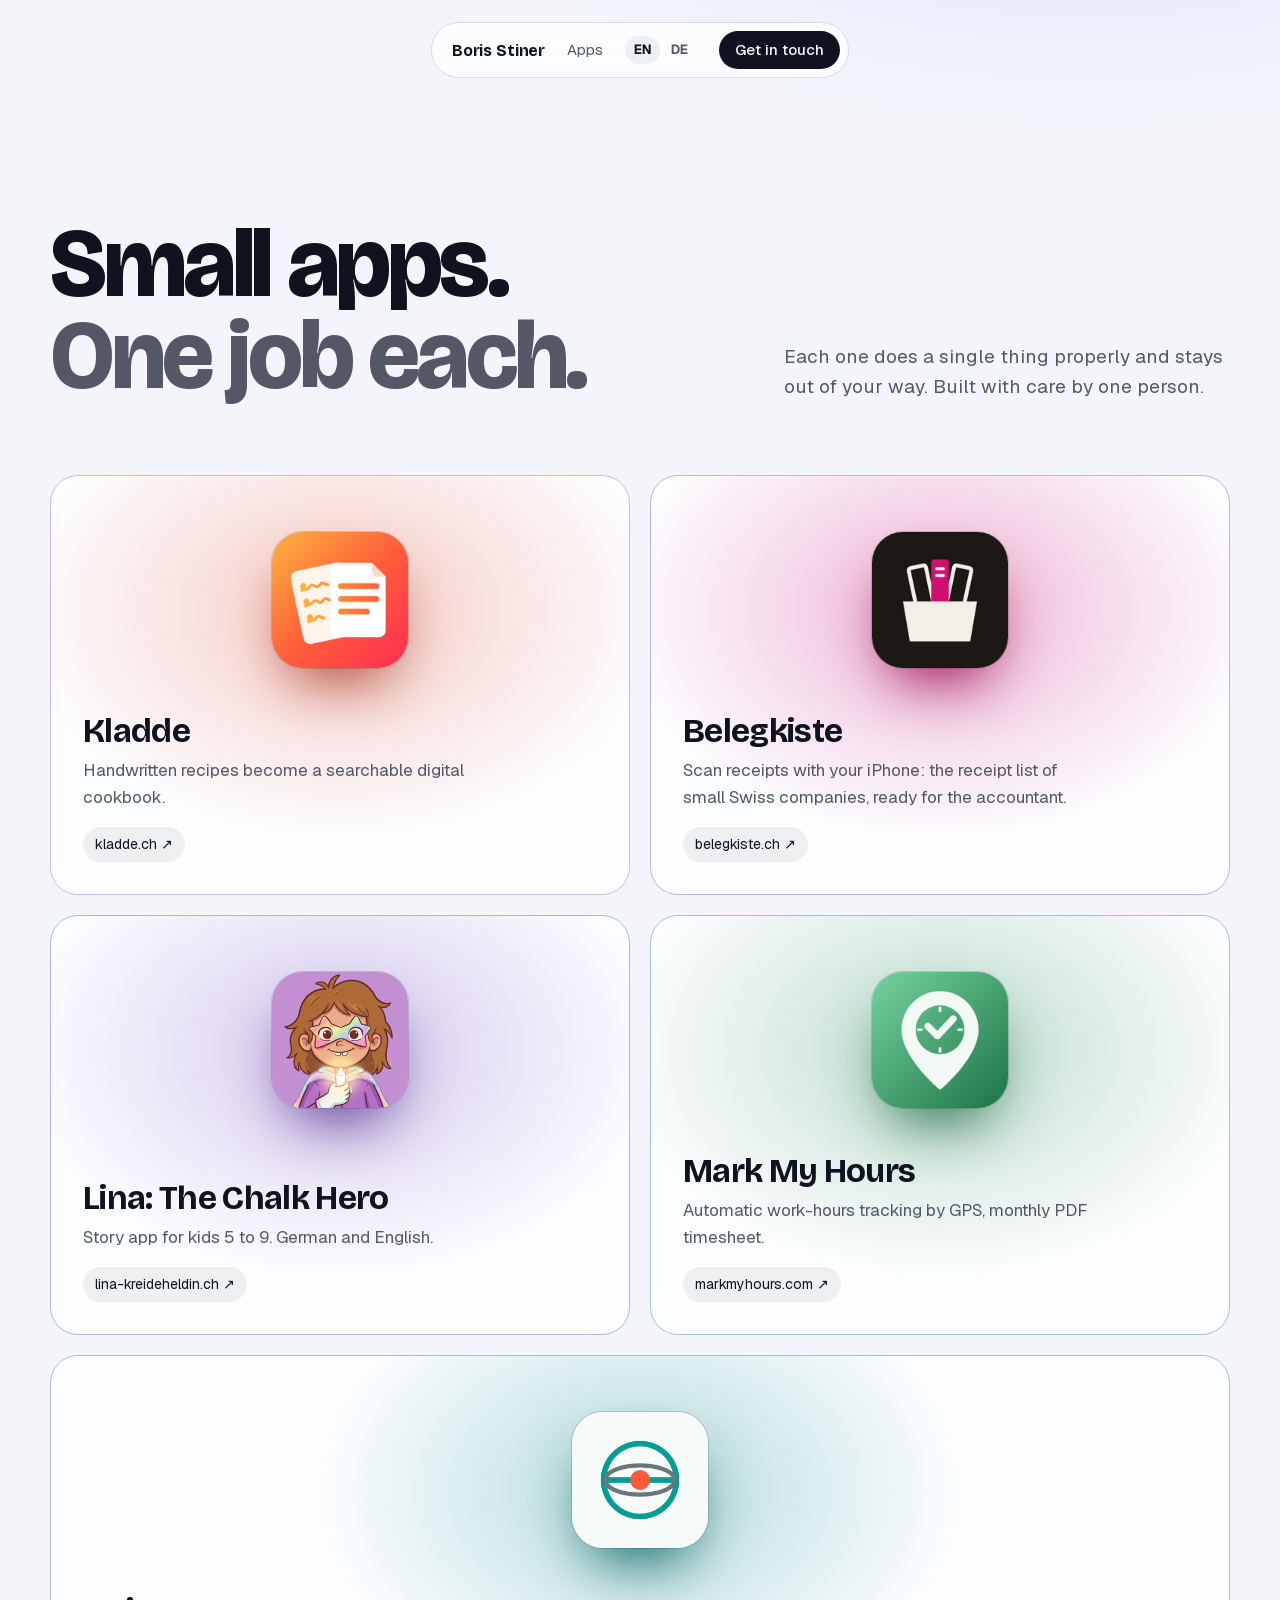
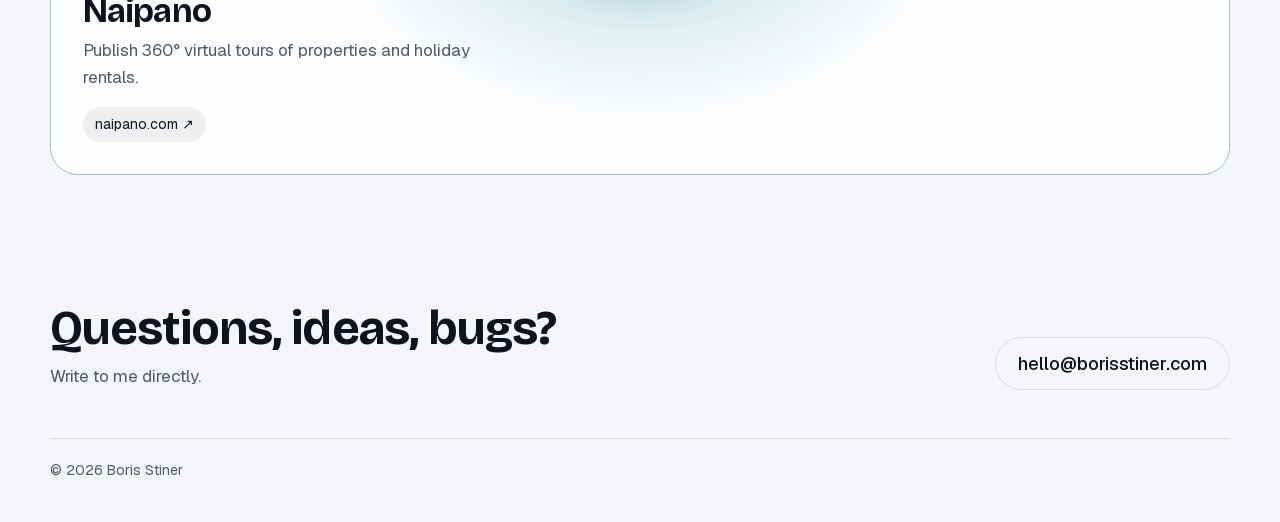
<file: index.html>
<!doctype html><html lang="en" data-lang="en"><head><meta charset="utf-8">
<meta name="viewport" content="width=device-width, initial-scale=1, viewport-fit=cover">
<title lang="en">Boris Stiner Apps</title>
<meta lang="en" name="description" content="Small apps by Boris Stiner. Each one does a single thing properly.">
<link rel="canonical" href="https://apps.borisstiner.com/">
<link rel="alternate" hreflang="de" href="https://apps.borisstiner.com/de/">
<link rel="alternate" hreflang="en" href="https://apps.borisstiner.com/">
<link rel="alternate" hreflang="x-default" href="https://apps.borisstiner.com/">
<meta property="og:url" content="https://apps.borisstiner.com/">
<meta property="og:locale" content="en_GB">
<meta property="og:locale:alternate" content="de_CH">
<meta name="theme-color" content="#f3f4fa" media="(prefers-color-scheme: light)">
<meta name="theme-color" content="#0d1020" media="(prefers-color-scheme: dark)">
<link rel="icon" href="app-icons/hitori.png">
<link rel="stylesheet" href="/fonts/21504bb7bd.css">
<style>
/* Gallery: each app on a stage lit in its own colour (--c on the tile). Light and dark follow the system. */
:root {
  --bg: oklch(97% 0.008 268); --surface: oklch(99.5% 0.003 268); --fg: oklch(19% 0.025 268);
  --mute: oklch(46% 0.025 268); --line: oklch(89% 0.012 268); --glass: oklch(100% 0 0 / .72); --halo: oklch(86% 0.07 285 / .55);
  --glow: 30%; --chip: oklch(19% 0.025 268 / .06); --shadow: oklch(19% 0.025 268 / .16);
  --display: "Bricolage Grotesque", "Avenir Next", system-ui, sans-serif;
  --body: "Geist", "Helvetica Neue", system-ui, sans-serif;
  --ease-out: cubic-bezier(.2,.7,.2,1);
  color-scheme: light;
}
@media (prefers-color-scheme: dark) { :root {
  --bg: oklch(15% 0.025 268); --surface: oklch(20% 0.03 268); --fg: oklch(95% 0.01 268);
  --mute: oklch(74% 0.025 268); --line: oklch(30% 0.03 268); --glass: oklch(24% 0.03 268 / .72); --halo: oklch(32% 0.09 285 / .55);
  --glow: 46%; --chip: oklch(100% 0 0 / .08); --shadow: oklch(100% 0 0 / .08);
  color-scheme: dark } }
html, body { overflow-x: clip }
body { margin: 0; background: var(--bg); color: var(--fg); font: 400 17px/1.6 var(--body);
  background-image: radial-gradient(60rem 30rem at 85% -10%, var(--halo), transparent 70%); background-repeat: no-repeat }
a:focus-visible { outline: 2px solid var(--fg); outline-offset: 3px }
.wrap { max-width: 1180px; margin: 0 auto; padding-left: max(20px, env(safe-area-inset-left)); padding-right: max(20px, env(safe-area-inset-right)) }

.nav { display: flex; justify-content: center; padding-top: max(22px, env(safe-area-inset-top)) }
.pill { display: flex; gap: 6px 22px; align-items: center; padding: 8px 8px 8px 20px; border-radius: 999px; background: var(--glass);
  border: 1px solid var(--line); backdrop-filter: blur(14px); -webkit-backdrop-filter: blur(14px); font-size: 15px }
.pill b { font: 700 16px var(--display); letter-spacing: -0.01em; white-space: nowrap }
.pill a { color: var(--mute); text-decoration: none; white-space: nowrap }
.pill a:hover { color: var(--fg) }
.pill .cta { color: var(--bg); background: var(--fg); padding: 7px 16px; border-radius: 999px; font-weight: 500 }
.pill .langs { display: flex; gap: 2px }
.pill .langs a { padding: 4px 9px; border-radius: 999px; font-size: 13px; font-weight: 600 }
.pill .langs a[aria-current] { color: var(--fg); background: var(--chip) }
.pill .cta:hover { color: var(--bg); background: var(--mute) }

.hero { display: grid; grid-template-columns: minmax(0, 1.5fr) minmax(0, 1fr); gap: 24px 64px; align-items: end; padding-block: clamp(64px, 11vw, 140px) clamp(40px, 6vw, 72px) }
.hero h1 { font: 800 clamp(3rem, 7.6vw, 6.4rem)/0.95 var(--display); letter-spacing: -0.035em; margin: 0; overflow-wrap: anywhere; min-width: 0 }
.hero h1 span { color: var(--mute); display: block }
.hero p { color: var(--mute); font-size: 19px; max-width: 40ch; margin: 0 }

.grid { display: grid; grid-template-columns: repeat(2, minmax(0, 1fr)); gap: 20px }
.tile { display: grid; grid-template-rows: 1fr auto; min-height: 420px; padding: 32px; border-radius: 28px; box-sizing: border-box;
  text-decoration: none; color: var(--fg); border: 1px solid color-mix(in oklch, var(--c) 30%, var(--line));
  background: radial-gradient(28rem 20rem at 50% 32%, color-mix(in oklch, var(--c) var(--glow), transparent), transparent 72%), var(--surface);
  transition: transform .4s var(--ease-out), border-color .3s var(--ease-out) }
.tile:last-child:nth-child(odd) { grid-column: 1 / -1 } /* an odd app count never leaves a lone half tile */
.tile:hover { transform: translateY(-4px); border-color: color-mix(in oklch, var(--c) 60%, var(--line)) }
.stage { display: grid; justify-items: center; align-items: start; padding-block: 24px 40px }
.tile img { width: 136px; height: 136px; border-radius: 31px; transition: transform .5s var(--ease-out);
  box-shadow: 0 30px 60px -20px color-mix(in oklch, var(--c) 80%, black), 0 0 0 1px var(--shadow) }
.tile:hover img { transform: scale(1.05) translateY(-4px) }
.meta { display: grid; justify-items: start; gap: 16px }
.meta div { min-width: 0 }
.tile h2 { font: 700 clamp(1.6rem, 2.6vw, 2.1rem)/1.05 var(--display); letter-spacing: -0.02em; margin: 0 }
.tile p { color: var(--mute); margin: 8px 0 0; max-width: 38ch }
.url { font-size: 14px; padding: 6px 12px; border-radius: 999px; background: var(--chip); white-space: nowrap }

.contact { padding-block: clamp(80px, 10vw, 128px) 48px; display: grid; grid-template-columns: minmax(0, 1fr) auto; gap: 24px; align-items: end }
.contact h2 { font: 700 clamp(1.8rem, 4vw, 3rem)/1.05 var(--display); letter-spacing: -0.02em; margin: 0 }
.contact p { color: var(--mute); margin: 10px 0 0 }
.mail { font: 500 18px var(--body); color: var(--fg); text-decoration: none; padding: 14px 22px; border: 1px solid var(--line); border-radius: 999px; white-space: nowrap; width: fit-content }
.mail:hover { border-color: var(--mute) }
footer { color: var(--mute); font-size: 14px; border-top: 1px solid var(--line); padding-block: 20px max(40px, env(safe-area-inset-bottom)) }

@media (max-width: 760px) {
  .hero, .grid, .contact { grid-template-columns: minmax(0, 1fr) }
  .tile { min-height: 360px; padding: 24px }
  .pill > a:not(.cta) { display: none }
}
@media (prefers-reduced-motion: reduce) { * { transition: none !important; transform: none !important } }
</style></head><body>
<div class="wrap">
  <nav class="nav" aria-label="Site"><div class="pill"><b>Boris Stiner</b><a href="#apps">Apps</a><span class="langs" role="group" aria-label="Language"><a href="https://apps.borisstiner.com/" aria-current="page" hreflang="en">EN</a><a href="https://apps.borisstiner.com/de/" hreflang="de">DE</a></span><a class="cta" href="#contact"><span lang="en">Get in touch</span></a></div></nav>
  <header class="hero">
    <h1 lang="en">Small apps. <span>One job each.</span></h1>
    <p lang="en">Each one does a single thing properly and stays out of your way. Built with care by one person.</p>
  </header>
  <main class="grid" id="apps" aria-label="Apps">
    <a class="tile" href="https://kladde.ch" style="--c: #E8553A"><div class="stage"><img src="app-icons/kladde.png" alt="" width="136" height="136"></div>
      <div class="meta"><div><h2>Kladde</h2><p><span lang="en">Handwritten recipes become a searchable digital cookbook.</span></p></div><span class="url">kladde.ch ↗</span></div></a>
    <a class="tile" href="https://belegkiste.ch/" style="--c: #d0106f"><div class="stage"><img src="app-icons/belegkiste.png" alt="" width="136" height="136"></div>
      <div class="meta"><div><h2>Belegkiste</h2><p><span lang="en">Scan receipts with your iPhone: the receipt list of small Swiss companies, ready for the accountant.</span></p></div><span class="url">belegkiste.ch ↗</span></div></a>
    <a lang="en" class="tile" href="https://lina-kreideheldin.ch/en/" style="--c: #7b4fc4"><div class="stage"><img src="app-icons/lumina.png" alt="" width="136" height="136"></div>
      <div class="meta"><div><h2>Lina: The Chalk Hero</h2><p>Story app for kids 5 to 9. German and English.</p></div><span class="url">lina-kreideheldin.ch ↗</span></div></a>
    <a class="tile" href="https://markmyhours.com" style="--c: #2F8F5B"><div class="stage"><img src="app-icons/markmyhours.png" alt="" width="136" height="136"></div>
      <div class="meta"><div><h2>Mark My Hours</h2><p><span lang="en">Automatic work-hours tracking by GPS, monthly PDF timesheet.</span></p></div><span class="url">markmyhours.com ↗</span></div></a>
    <a class="tile" href="https://naipano.com" style="--c: #0A8784"><div class="stage"><img src="app-icons/naipano.png" alt="" width="136" height="136"></div>
      <div class="meta"><div><h2>Naipano</h2><p><span lang="en">Publish 360° virtual tours of properties and holiday rentals.</span></p></div><span class="url">naipano.com ↗</span></div></a>
  </main>
  <section class="contact" id="contact">
    <div><h2><span lang="en">Questions, ideas, bugs?</span></h2><p><span lang="en">Write to me directly.</span></p></div>
    <a class="mail" href="mailto:hello@borisstiner.com">hello@borisstiner.com</a>
  </section>
  <footer>© 2026 Boris Stiner</footer>
</div>
</body></html>
</file>
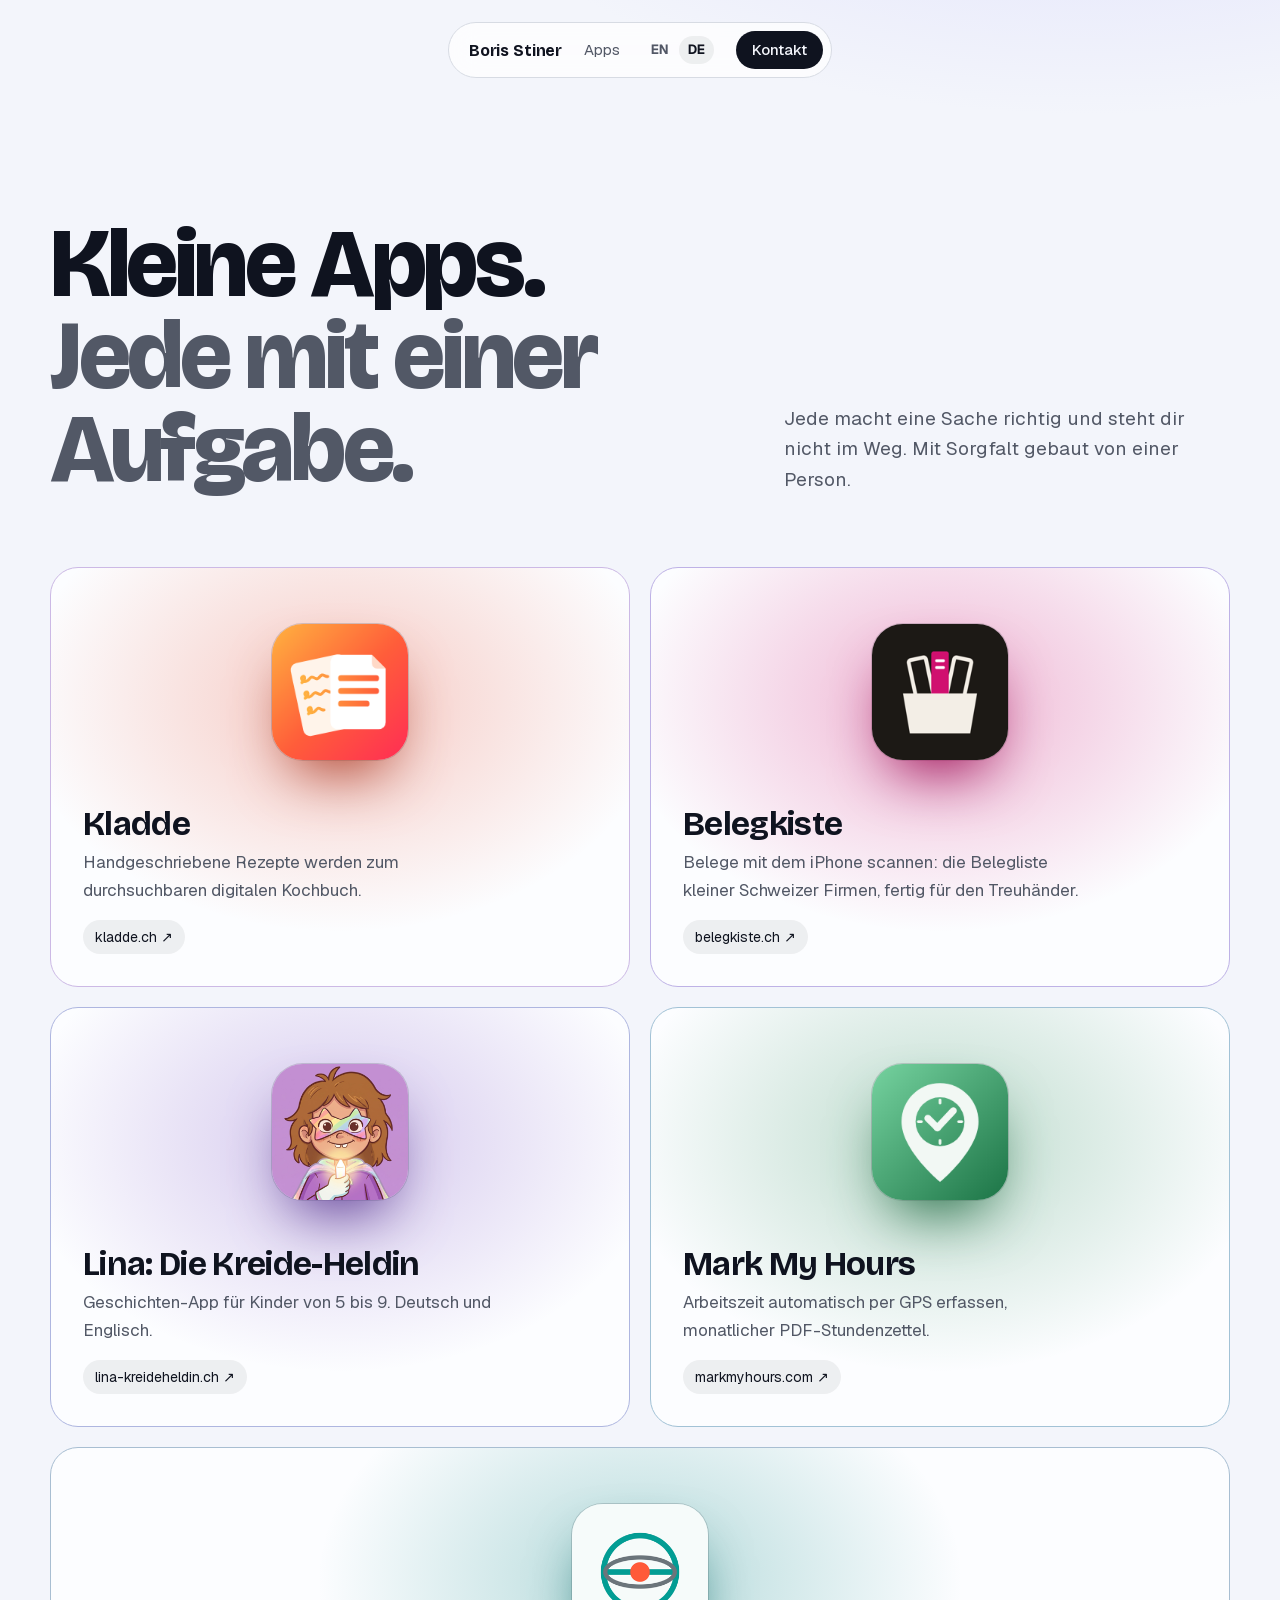
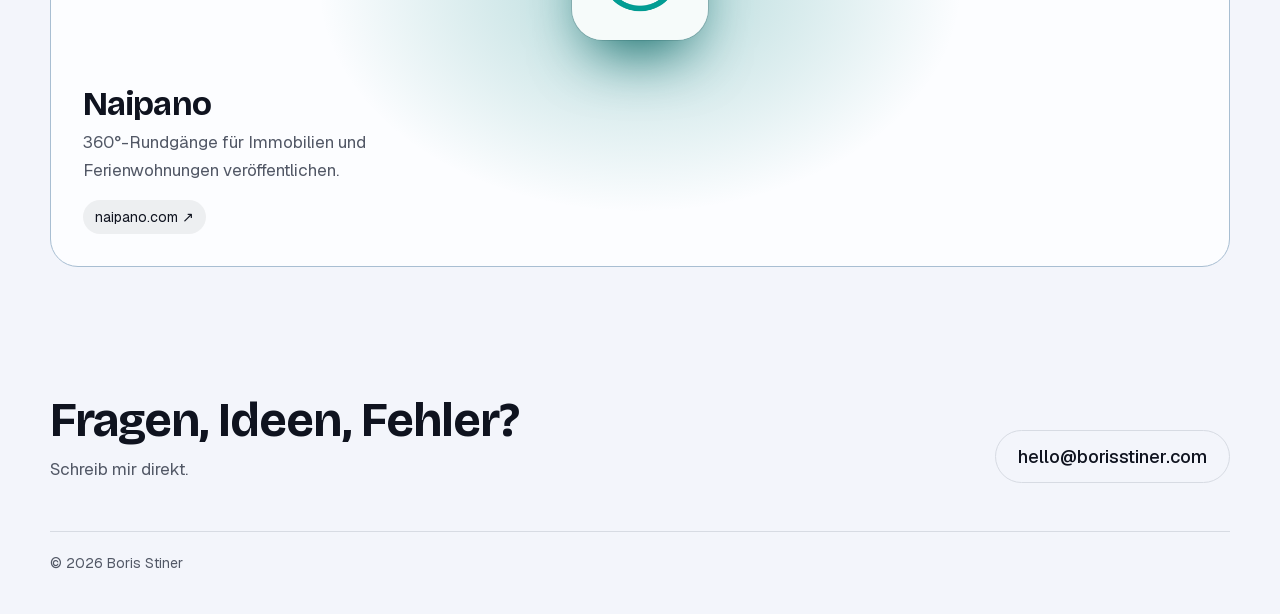
<file: de/index.html>
<!doctype html><html lang="de" data-lang="de"><head><meta charset="utf-8">
<meta name="viewport" content="width=device-width, initial-scale=1, viewport-fit=cover">
<title lang="de">Apps von Boris Stiner</title>
<meta lang="de" name="description" content="Kleine Apps von Boris Stiner. Jede macht eine Sache richtig.">
<link rel="canonical" href="https://apps.borisstiner.com/de/">
<link rel="alternate" hreflang="de" href="https://apps.borisstiner.com/de/">
<link rel="alternate" hreflang="en" href="https://apps.borisstiner.com/">
<link rel="alternate" hreflang="x-default" href="https://apps.borisstiner.com/">
<meta property="og:url" content="https://apps.borisstiner.com/de/">
<meta property="og:locale" content="de_CH">
<meta property="og:locale:alternate" content="en_GB">
<meta name="theme-color" content="#f3f4fa" media="(prefers-color-scheme: light)">
<meta name="theme-color" content="#0d1020" media="(prefers-color-scheme: dark)">
<link rel="icon" href="../app-icons/hitori.png">
<link rel="stylesheet" href="/fonts/21504bb7bd.css">
<style>
/* Gallery: each app on a stage lit in its own colour (--c on the tile). Light and dark follow the system. */
:root {
  --bg: oklch(97% 0.008 268); --surface: oklch(99.5% 0.003 268); --fg: oklch(19% 0.025 268);
  --mute: oklch(46% 0.025 268); --line: oklch(89% 0.012 268); --glass: oklch(100% 0 0 / .72); --halo: oklch(86% 0.07 285 / .55);
  --glow: 30%; --chip: oklch(19% 0.025 268 / .06); --shadow: oklch(19% 0.025 268 / .16);
  --display: "Bricolage Grotesque", "Avenir Next", system-ui, sans-serif;
  --body: "Geist", "Helvetica Neue", system-ui, sans-serif;
  --ease-out: cubic-bezier(.2,.7,.2,1);
  color-scheme: light;
}
@media (prefers-color-scheme: dark) { :root {
  --bg: oklch(15% 0.025 268); --surface: oklch(20% 0.03 268); --fg: oklch(95% 0.01 268);
  --mute: oklch(74% 0.025 268); --line: oklch(30% 0.03 268); --glass: oklch(24% 0.03 268 / .72); --halo: oklch(32% 0.09 285 / .55);
  --glow: 46%; --chip: oklch(100% 0 0 / .08); --shadow: oklch(100% 0 0 / .08);
  color-scheme: dark } }
html, body { overflow-x: clip }
body { margin: 0; background: var(--bg); color: var(--fg); font: 400 17px/1.6 var(--body);
  background-image: radial-gradient(60rem 30rem at 85% -10%, var(--halo), transparent 70%); background-repeat: no-repeat }
a:focus-visible { outline: 2px solid var(--fg); outline-offset: 3px }
.wrap { max-width: 1180px; margin: 0 auto; padding-left: max(20px, env(safe-area-inset-left)); padding-right: max(20px, env(safe-area-inset-right)) }

.nav { display: flex; justify-content: center; padding-top: max(22px, env(safe-area-inset-top)) }
.pill { display: flex; gap: 6px 22px; align-items: center; padding: 8px 8px 8px 20px; border-radius: 999px; background: var(--glass);
  border: 1px solid var(--line); backdrop-filter: blur(14px); -webkit-backdrop-filter: blur(14px); font-size: 15px }
.pill b { font: 700 16px var(--display); letter-spacing: -0.01em; white-space: nowrap }
.pill a { color: var(--mute); text-decoration: none; white-space: nowrap }
.pill a:hover { color: var(--fg) }
.pill .cta { color: var(--bg); background: var(--fg); padding: 7px 16px; border-radius: 999px; font-weight: 500 }
.pill .langs { display: flex; gap: 2px }
.pill .langs a { padding: 4px 9px; border-radius: 999px; font-size: 13px; font-weight: 600 }
.pill .langs a[aria-current] { color: var(--fg); background: var(--chip) }
.pill .cta:hover { color: var(--bg); background: var(--mute) }

.hero { display: grid; grid-template-columns: minmax(0, 1.5fr) minmax(0, 1fr); gap: 24px 64px; align-items: end; padding-block: clamp(64px, 11vw, 140px) clamp(40px, 6vw, 72px) }
.hero h1 { font: 800 clamp(3rem, 7.6vw, 6.4rem)/0.95 var(--display); letter-spacing: -0.035em; margin: 0; overflow-wrap: anywhere; min-width: 0 }
.hero h1 span { color: var(--mute); display: block }
.hero p { color: var(--mute); font-size: 19px; max-width: 40ch; margin: 0 }

.grid { display: grid; grid-template-columns: repeat(2, minmax(0, 1fr)); gap: 20px }
.tile { display: grid; grid-template-rows: 1fr auto; min-height: 420px; padding: 32px; border-radius: 28px; box-sizing: border-box;
  text-decoration: none; color: var(--fg); border: 1px solid color-mix(in oklch, var(--c) 30%, var(--line));
  background: radial-gradient(28rem 20rem at 50% 32%, color-mix(in oklch, var(--c) var(--glow), transparent), transparent 72%), var(--surface);
  transition: transform .4s var(--ease-out), border-color .3s var(--ease-out) }
.tile:last-child:nth-child(odd) { grid-column: 1 / -1 } /* an odd app count never leaves a lone half tile */
.tile:hover { transform: translateY(-4px); border-color: color-mix(in oklch, var(--c) 60%, var(--line)) }
.stage { display: grid; justify-items: center; align-items: start; padding-block: 24px 40px }
.tile img { width: 136px; height: 136px; border-radius: 31px; transition: transform .5s var(--ease-out);
  box-shadow: 0 30px 60px -20px color-mix(in oklch, var(--c) 80%, black), 0 0 0 1px var(--shadow) }
.tile:hover img { transform: scale(1.05) translateY(-4px) }
.meta { display: grid; justify-items: start; gap: 16px }
.meta div { min-width: 0 }
.tile h2 { font: 700 clamp(1.6rem, 2.6vw, 2.1rem)/1.05 var(--display); letter-spacing: -0.02em; margin: 0 }
.tile p { color: var(--mute); margin: 8px 0 0; max-width: 38ch }
.url { font-size: 14px; padding: 6px 12px; border-radius: 999px; background: var(--chip); white-space: nowrap }

.contact { padding-block: clamp(80px, 10vw, 128px) 48px; display: grid; grid-template-columns: minmax(0, 1fr) auto; gap: 24px; align-items: end }
.contact h2 { font: 700 clamp(1.8rem, 4vw, 3rem)/1.05 var(--display); letter-spacing: -0.02em; margin: 0 }
.contact p { color: var(--mute); margin: 10px 0 0 }
.mail { font: 500 18px var(--body); color: var(--fg); text-decoration: none; padding: 14px 22px; border: 1px solid var(--line); border-radius: 999px; white-space: nowrap; width: fit-content }
.mail:hover { border-color: var(--mute) }
footer { color: var(--mute); font-size: 14px; border-top: 1px solid var(--line); padding-block: 20px max(40px, env(safe-area-inset-bottom)) }

@media (max-width: 760px) {
  .hero, .grid, .contact { grid-template-columns: minmax(0, 1fr) }
  .tile { min-height: 360px; padding: 24px }
  .pill > a:not(.cta) { display: none }
}
@media (prefers-reduced-motion: reduce) { * { transition: none !important; transform: none !important } }
</style></head><body>
<div class="wrap">
  <nav class="nav" aria-label="Site"><div class="pill"><b>Boris Stiner</b><a href="#apps">Apps</a><span class="langs" role="group" aria-label="Sprache"><a href="https://apps.borisstiner.com/" hreflang="en">EN</a><a href="https://apps.borisstiner.com/de/" aria-current="page" hreflang="de">DE</a></span><a class="cta" href="#contact"><span lang="de">Kontakt</span></a></div></nav>
  <header class="hero">
    <h1 lang="de">Kleine Apps. <span>Jede mit einer Aufgabe.</span></h1>
    <p lang="de">Jede macht eine Sache richtig und steht dir nicht im Weg. Mit Sorgfalt gebaut von einer Person.</p>
  </header>
  <main class="grid" id="apps" aria-label="Apps">
    <a class="tile" href="https://kladde.ch" style="--c: #E8553A"><div class="stage"><img src="../app-icons/kladde.png" alt="" width="136" height="136"></div>
      <div class="meta"><div><h2>Kladde</h2><p><span lang="de">Handgeschriebene Rezepte werden zum durchsuchbaren digitalen Kochbuch.</span></p></div><span class="url">kladde.ch ↗</span></div></a>
    <a class="tile" href="https://belegkiste.ch/" style="--c: #d0106f"><div class="stage"><img src="../app-icons/belegkiste.png" alt="" width="136" height="136"></div>
      <div class="meta"><div><h2>Belegkiste</h2><p><span lang="de">Belege mit dem iPhone scannen: die Belegliste kleiner Schweizer Firmen, fertig für den Treuhänder.</span></p></div><span class="url">belegkiste.ch ↗</span></div></a>
    <a lang="de" class="tile" href="https://lina-kreideheldin.ch/" style="--c: #7b4fc4"><div class="stage"><img src="../app-icons/lumina.png" alt="" width="136" height="136"></div>
      <div class="meta"><div><h2>Lina: Die Kreide-Heldin</h2><p>Geschichten-App für Kinder von 5 bis 9. Deutsch und Englisch.</p></div><span class="url">lina-kreideheldin.ch ↗</span></div></a>
    <a class="tile" href="https://markmyhours.com" style="--c: #2F8F5B"><div class="stage"><img src="../app-icons/markmyhours.png" alt="" width="136" height="136"></div>
      <div class="meta"><div><h2>Mark My Hours</h2><p><span lang="de">Arbeitszeit automatisch per GPS erfassen, monatlicher PDF-Stundenzettel.</span></p></div><span class="url">markmyhours.com ↗</span></div></a>
    <a class="tile" href="https://naipano.com" style="--c: #0A8784"><div class="stage"><img src="../app-icons/naipano.png" alt="" width="136" height="136"></div>
      <div class="meta"><div><h2>Naipano</h2><p><span lang="de">360°-Rundgänge für Immobilien und Ferienwohnungen veröffentlichen.</span></p></div><span class="url">naipano.com ↗</span></div></a>
  </main>
  <section class="contact" id="contact">
    <div><h2><span lang="de">Fragen, Ideen, Fehler?</span></h2><p><span lang="de">Schreib mir direkt.</span></p></div>
    <a class="mail" href="mailto:hello@borisstiner.com">hello@borisstiner.com</a>
  </section>
  <footer>© 2026 Boris Stiner</footer>
</div>
</body></html>
</file>
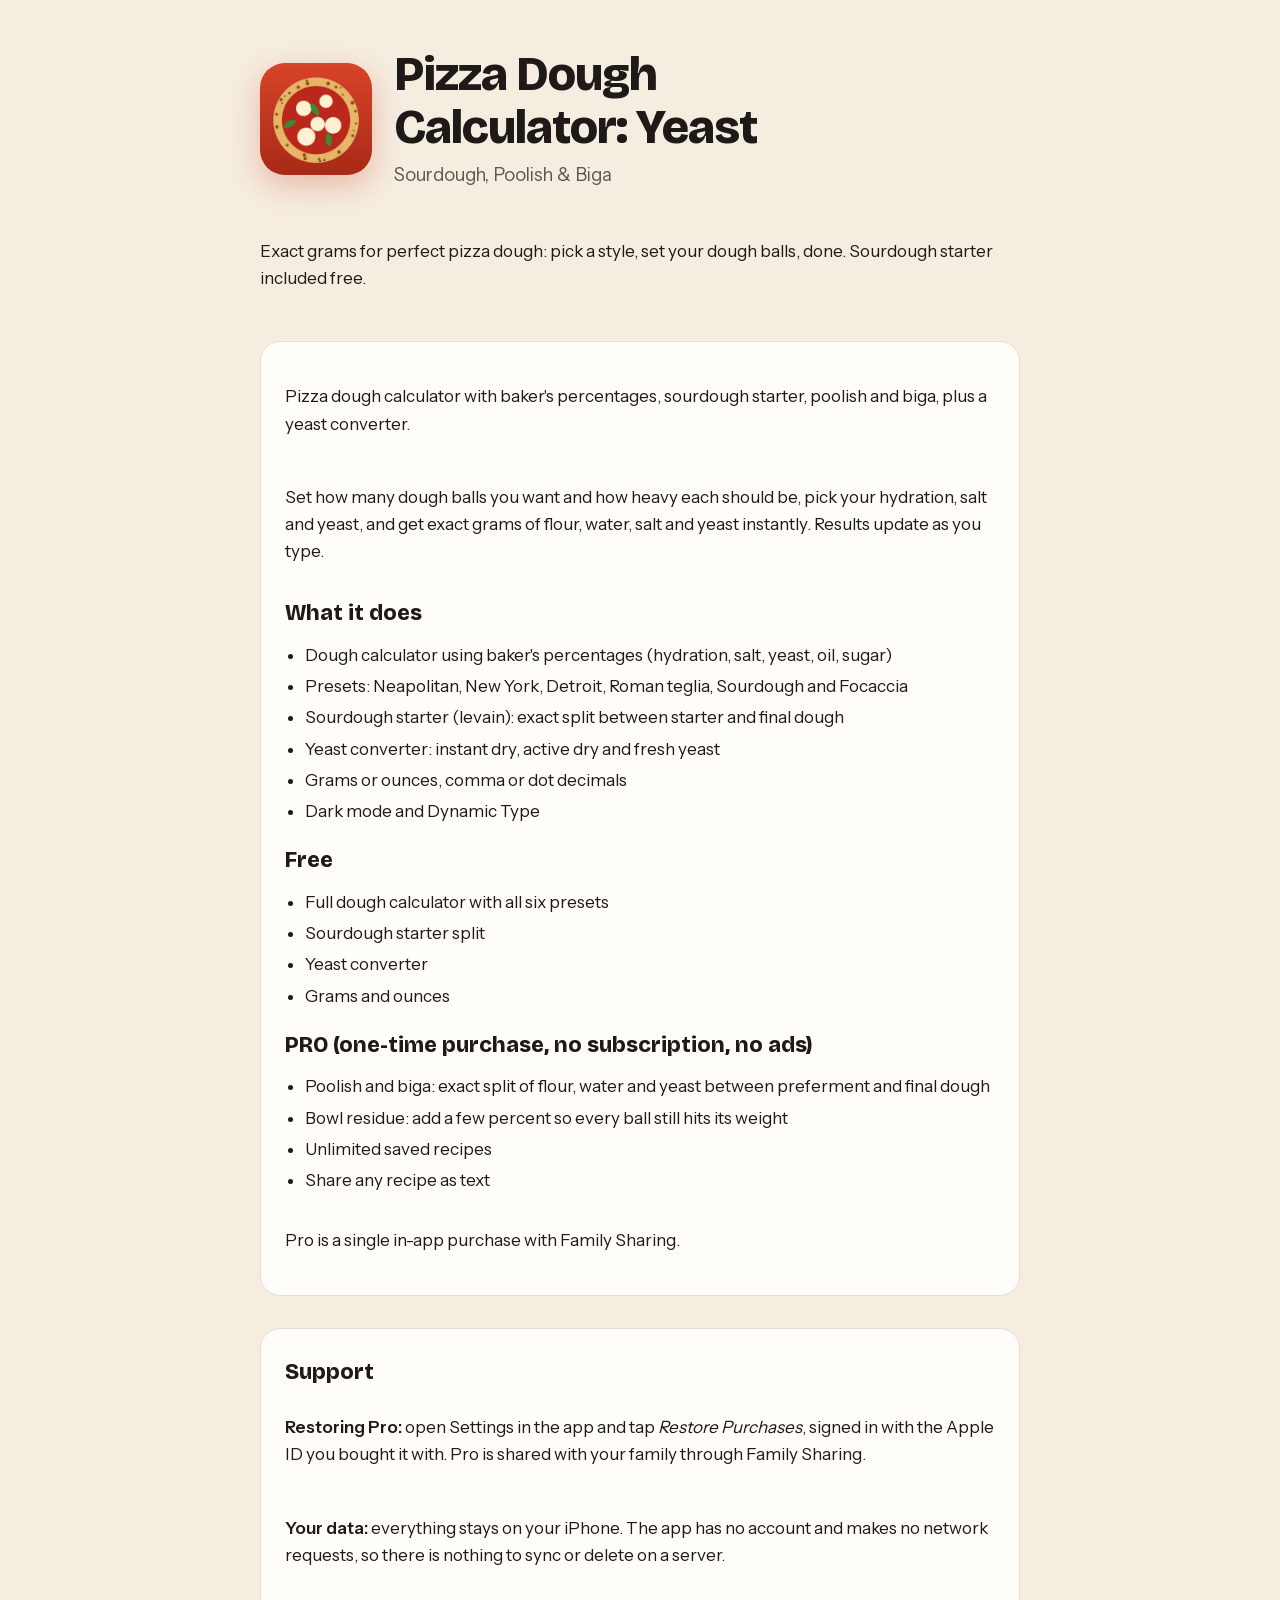
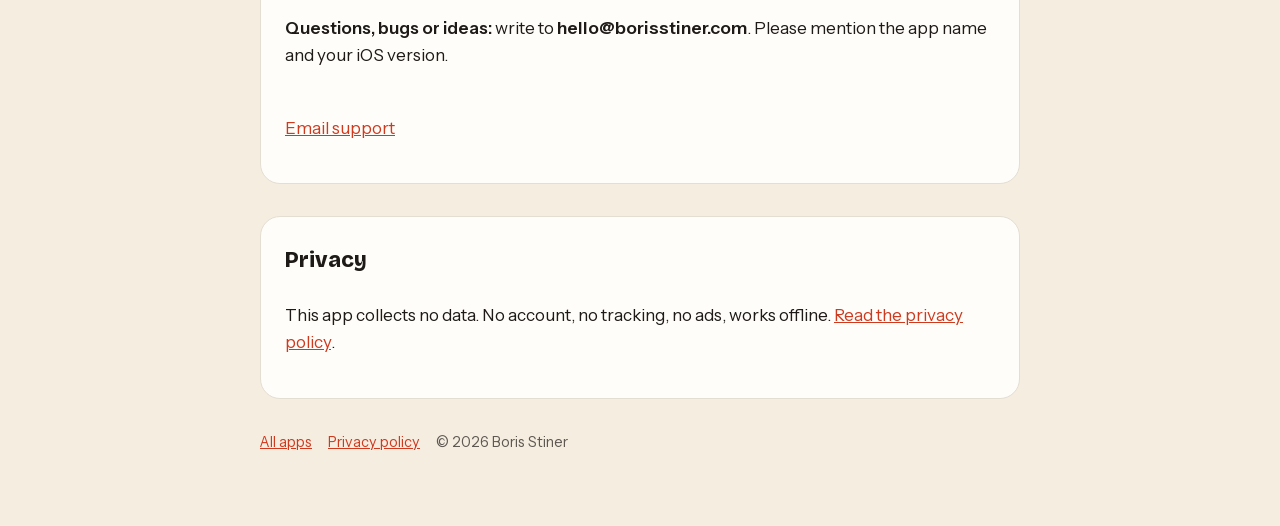
<file: dough/index.html>
<!doctype html><html lang="en"><head><meta charset="utf-8">
<meta name="viewport" content="width=device-width, initial-scale=1">
<title>Pizza Dough Calculator: Yeast · Support</title><meta name="description" content="Sourdough, Poolish &amp; Biga">
<link rel="icon" href="../app-icons/dough.png">
<link rel="stylesheet" href="/fonts/7291f1b784.css">
<style>
:root { --accent:#CF3A1F; --paper:#F5EDE0; --ink:#1d1a17; --muted:#5d5852; --card:#fffdf9; --rule:#e3ddd2;
  --display:"Bricolage Grotesque","Avenir Next",system-ui,sans-serif; --body:"Instrument Sans","Helvetica Neue",system-ui,sans-serif; }
@media (prefers-color-scheme: dark) { :root { --paper:#16140f; --ink:#f1ece4; --muted:#b0a89c; --card:#211e18; --rule:#36312a; color-scheme:dark } }
html,body { overflow-x:clip }
body { margin:0; background:var(--paper); color:var(--ink); font:17px/1.6 var(--body); }
.wrap { max-width:760px; margin:0 auto; padding:48px max(20px, env(safe-area-inset-left)) 72px; display:grid; gap:32px }
a { color:var(--accent) } a:focus-visible { outline:3px solid var(--accent); outline-offset:3px; border-radius:4px }
h1,h2,h3 { font-family:var(--display); line-height:1.1; text-wrap:balance; margin:0 }
h1 { font-size:clamp(2rem,6vw,3rem); font-weight:800; letter-spacing:-.02em; overflow-wrap:anywhere }
h2 { font-size:1.35rem; font-weight:800; margin-top:8px }
.hero { display:flex; gap:22px; align-items:center; flex-wrap:wrap }
.hero img { width:112px; height:112px; border-radius:25px; box-shadow:0 10px 30px color-mix(in srgb,var(--accent) 30%,transparent) }
.hero div { min-width:0; flex:1 }
.sub { color:var(--muted); font-size:1.15rem; margin:6px 0 0 }
.card { background:var(--card); border:1px solid var(--rule); border-radius:20px; padding:24px; display:grid; gap:12px }
ul { margin:0; padding-left:1.2em } li { margin:4px 0 }
.pro { border-color:color-mix(in srgb,var(--accent) 45%,var(--rule)) }
.mail { font:600 1.1rem var(--body); user-select:all; }
.apps { display:grid; gap:14px }
.app { display:flex; gap:16px; align-items:center; text-decoration:none; color:var(--ink); background:var(--card); border:1px solid var(--rule); border-radius:18px; padding:14px }
.app:hover { border-color:var(--accent) }
.app img { width:64px; height:64px; border-radius:15px }
.app b { font-family:var(--display); font-size:1.15rem; display:block } .app span { color:var(--muted) }
footer { color:var(--muted); font-size:.9rem; display:flex; gap:16px; flex-wrap:wrap }
</style></head><body><main class="wrap">
<header class="hero"><img src="../app-icons/dough.png" alt="Pizza Dough Calculator: Yeast app icon" width="112" height="112">
<div><h1>Pizza Dough Calculator: Yeast</h1><p class="sub">Sourdough, Poolish &amp; Biga</p></div></header>
<p>Exact grams for perfect pizza dough: pick a style, set your dough balls, done. Sourdough starter included free.</p>
<section class="card"><p>Pizza dough calculator with baker&#x27;s percentages, sourdough starter, poolish and biga, plus a yeast converter.</p>
<p>Set how many dough balls you want and how heavy each should be, pick your hydration, salt and yeast, and get exact grams of flour, water, salt and yeast instantly. Results update as you type.</p>
<h2>What it does</h2>
<ul><li>Dough calculator using baker&#x27;s percentages (hydration, salt, yeast, oil, sugar)</li><li>Presets: Neapolitan, New York, Detroit, Roman teglia, Sourdough and Focaccia</li><li>Sourdough starter (levain): exact split between starter and final dough</li><li>Yeast converter: instant dry, active dry and fresh yeast</li><li>Grams or ounces, comma or dot decimals</li><li>Dark mode and Dynamic Type</li></ul>
<h2>Free</h2>
<ul><li>Full dough calculator with all six presets</li><li>Sourdough starter split</li><li>Yeast converter</li><li>Grams and ounces</li></ul>
<h2 class="pro-h">PRO (one-time purchase, no subscription, no ads)</h2>
<ul><li>Poolish and biga: exact split of flour, water and yeast between preferment and final dough</li><li>Bowl residue: add a few percent so every ball still hits its weight</li><li>Unlimited saved recipes</li><li>Share any recipe as text</li></ul>
<p>Pro is a single in-app purchase with Family Sharing.</p></section>
<section class="card" id="support"><h2>Support</h2>
<p><b>Restoring Pro:</b> open Settings in the app and tap <em>Restore Purchases</em>, signed in with the Apple ID you bought it with. Pro is shared with your family through Family Sharing.</p>
<p><b>Your data:</b> everything stays on your iPhone. The app has no account and makes no network requests, so there is nothing to sync or delete on a server.</p>
<p><b>Questions, bugs or ideas:</b> write to <span class="mail">hello@borisstiner.com</span>. Please mention the app name and your iOS version.</p>
<p><a href="mailto:hello@borisstiner.com?subject=Pizza Dough Calculator: Yeast">Email support</a></p></section>
<section class="card"><h2>Privacy</h2><p>This app collects no data. No account, no tracking, no ads, works offline. <a href="../privacy/">Read the privacy policy</a>.</p></section>
<footer><a href="../">All apps</a><a href="../privacy/">Privacy policy</a><span>© 2026 Boris Stiner</span></footer></main></body></html>
</file>
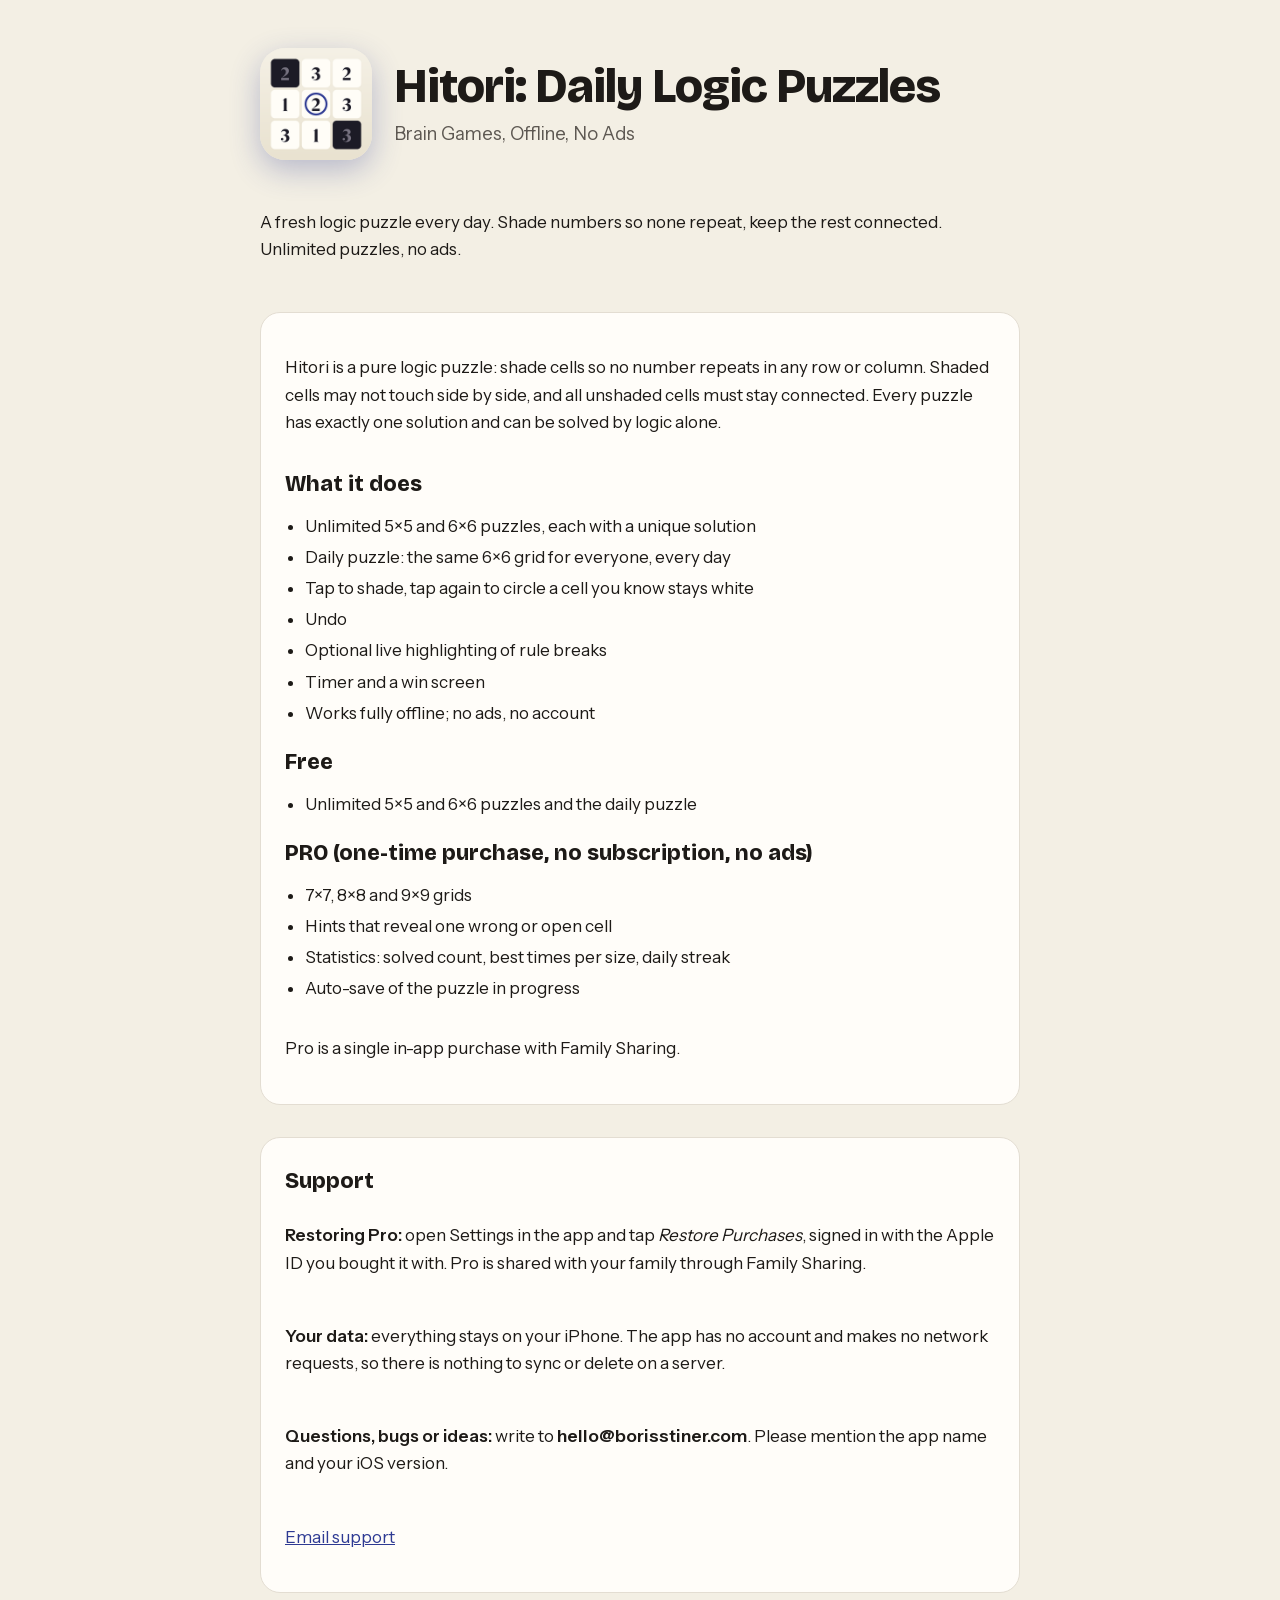
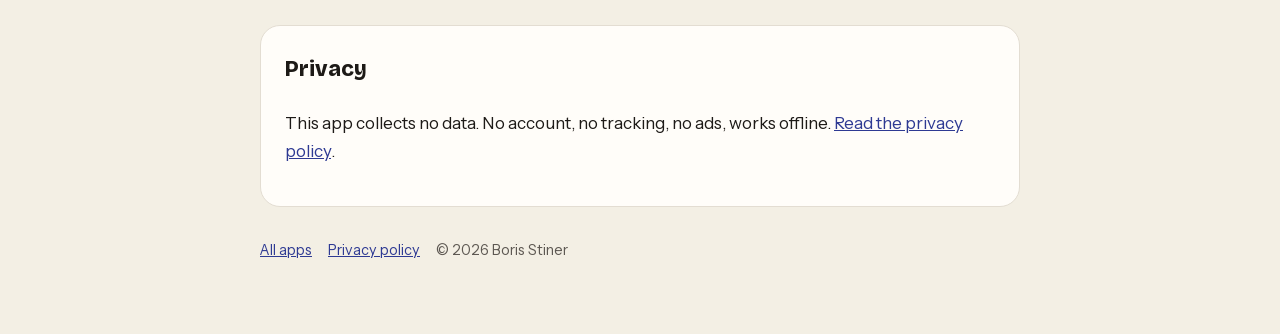
<file: hitori/index.html>
<!doctype html><html lang="en"><head><meta charset="utf-8">
<meta name="viewport" content="width=device-width, initial-scale=1">
<title>Hitori: Daily Logic Puzzles · Support</title><meta name="description" content="Brain Games, Offline, No Ads">
<link rel="icon" href="../app-icons/hitori.png">
<link rel="stylesheet" href="/fonts/7291f1b784.css">
<style>
:root { --accent:#2E3A93; --paper:#F3EFE4; --ink:#1d1a17; --muted:#5d5852; --card:#fffdf9; --rule:#e3ddd2;
  --display:"Bricolage Grotesque","Avenir Next",system-ui,sans-serif; --body:"Instrument Sans","Helvetica Neue",system-ui,sans-serif; }
@media (prefers-color-scheme: dark) { :root { --paper:#16140f; --ink:#f1ece4; --muted:#b0a89c; --card:#211e18; --rule:#36312a; color-scheme:dark } }
html,body { overflow-x:clip }
body { margin:0; background:var(--paper); color:var(--ink); font:17px/1.6 var(--body); }
.wrap { max-width:760px; margin:0 auto; padding:48px max(20px, env(safe-area-inset-left)) 72px; display:grid; gap:32px }
a { color:var(--accent) } a:focus-visible { outline:3px solid var(--accent); outline-offset:3px; border-radius:4px }
h1,h2,h3 { font-family:var(--display); line-height:1.1; text-wrap:balance; margin:0 }
h1 { font-size:clamp(2rem,6vw,3rem); font-weight:800; letter-spacing:-.02em; overflow-wrap:anywhere }
h2 { font-size:1.35rem; font-weight:800; margin-top:8px }
.hero { display:flex; gap:22px; align-items:center; flex-wrap:wrap }
.hero img { width:112px; height:112px; border-radius:25px; box-shadow:0 10px 30px color-mix(in srgb,var(--accent) 30%,transparent) }
.hero div { min-width:0; flex:1 }
.sub { color:var(--muted); font-size:1.15rem; margin:6px 0 0 }
.card { background:var(--card); border:1px solid var(--rule); border-radius:20px; padding:24px; display:grid; gap:12px }
ul { margin:0; padding-left:1.2em } li { margin:4px 0 }
.pro { border-color:color-mix(in srgb,var(--accent) 45%,var(--rule)) }
.mail { font:600 1.1rem var(--body); user-select:all; }
.apps { display:grid; gap:14px }
.app { display:flex; gap:16px; align-items:center; text-decoration:none; color:var(--ink); background:var(--card); border:1px solid var(--rule); border-radius:18px; padding:14px }
.app:hover { border-color:var(--accent) }
.app img { width:64px; height:64px; border-radius:15px }
.app b { font-family:var(--display); font-size:1.15rem; display:block } .app span { color:var(--muted) }
footer { color:var(--muted); font-size:.9rem; display:flex; gap:16px; flex-wrap:wrap }
</style></head><body><main class="wrap">
<header class="hero"><img src="../app-icons/hitori.png" alt="Hitori: Daily Logic Puzzles app icon" width="112" height="112">
<div><h1>Hitori: Daily Logic Puzzles</h1><p class="sub">Brain Games, Offline, No Ads</p></div></header>
<p>A fresh logic puzzle every day. Shade numbers so none repeat, keep the rest connected. Unlimited puzzles, no ads.</p>
<section class="card"><p>Hitori is a pure logic puzzle: shade cells so no number repeats in any row or column. Shaded cells may not touch side by side, and all unshaded cells must stay connected. Every puzzle has exactly one solution and can be solved by logic alone.</p>
<h2>What it does</h2>
<ul><li>Unlimited 5×5 and 6×6 puzzles, each with a unique solution</li><li>Daily puzzle: the same 6×6 grid for everyone, every day</li><li>Tap to shade, tap again to circle a cell you know stays white</li><li>Undo</li><li>Optional live highlighting of rule breaks</li><li>Timer and a win screen</li><li>Works fully offline; no ads, no account</li></ul>
<h2>Free</h2>
<ul><li>Unlimited 5×5 and 6×6 puzzles and the daily puzzle</li></ul>
<h2 class="pro-h">PRO (one-time purchase, no subscription, no ads)</h2>
<ul><li>7×7, 8×8 and 9×9 grids</li><li>Hints that reveal one wrong or open cell</li><li>Statistics: solved count, best times per size, daily streak</li><li>Auto-save of the puzzle in progress</li></ul>
<p>Pro is a single in-app purchase with Family Sharing.</p></section>
<section class="card" id="support"><h2>Support</h2>
<p><b>Restoring Pro:</b> open Settings in the app and tap <em>Restore Purchases</em>, signed in with the Apple ID you bought it with. Pro is shared with your family through Family Sharing.</p>
<p><b>Your data:</b> everything stays on your iPhone. The app has no account and makes no network requests, so there is nothing to sync or delete on a server.</p>
<p><b>Questions, bugs or ideas:</b> write to <span class="mail">hello@borisstiner.com</span>. Please mention the app name and your iOS version.</p>
<p><a href="mailto:hello@borisstiner.com?subject=Hitori: Daily Logic Puzzles">Email support</a></p></section>
<section class="card"><h2>Privacy</h2><p>This app collects no data. No account, no tracking, no ads, works offline. <a href="../privacy/">Read the privacy policy</a>.</p></section>
<footer><a href="../">All apps</a><a href="../privacy/">Privacy policy</a><span>© 2026 Boris Stiner</span></footer></main></body></html>
</file>
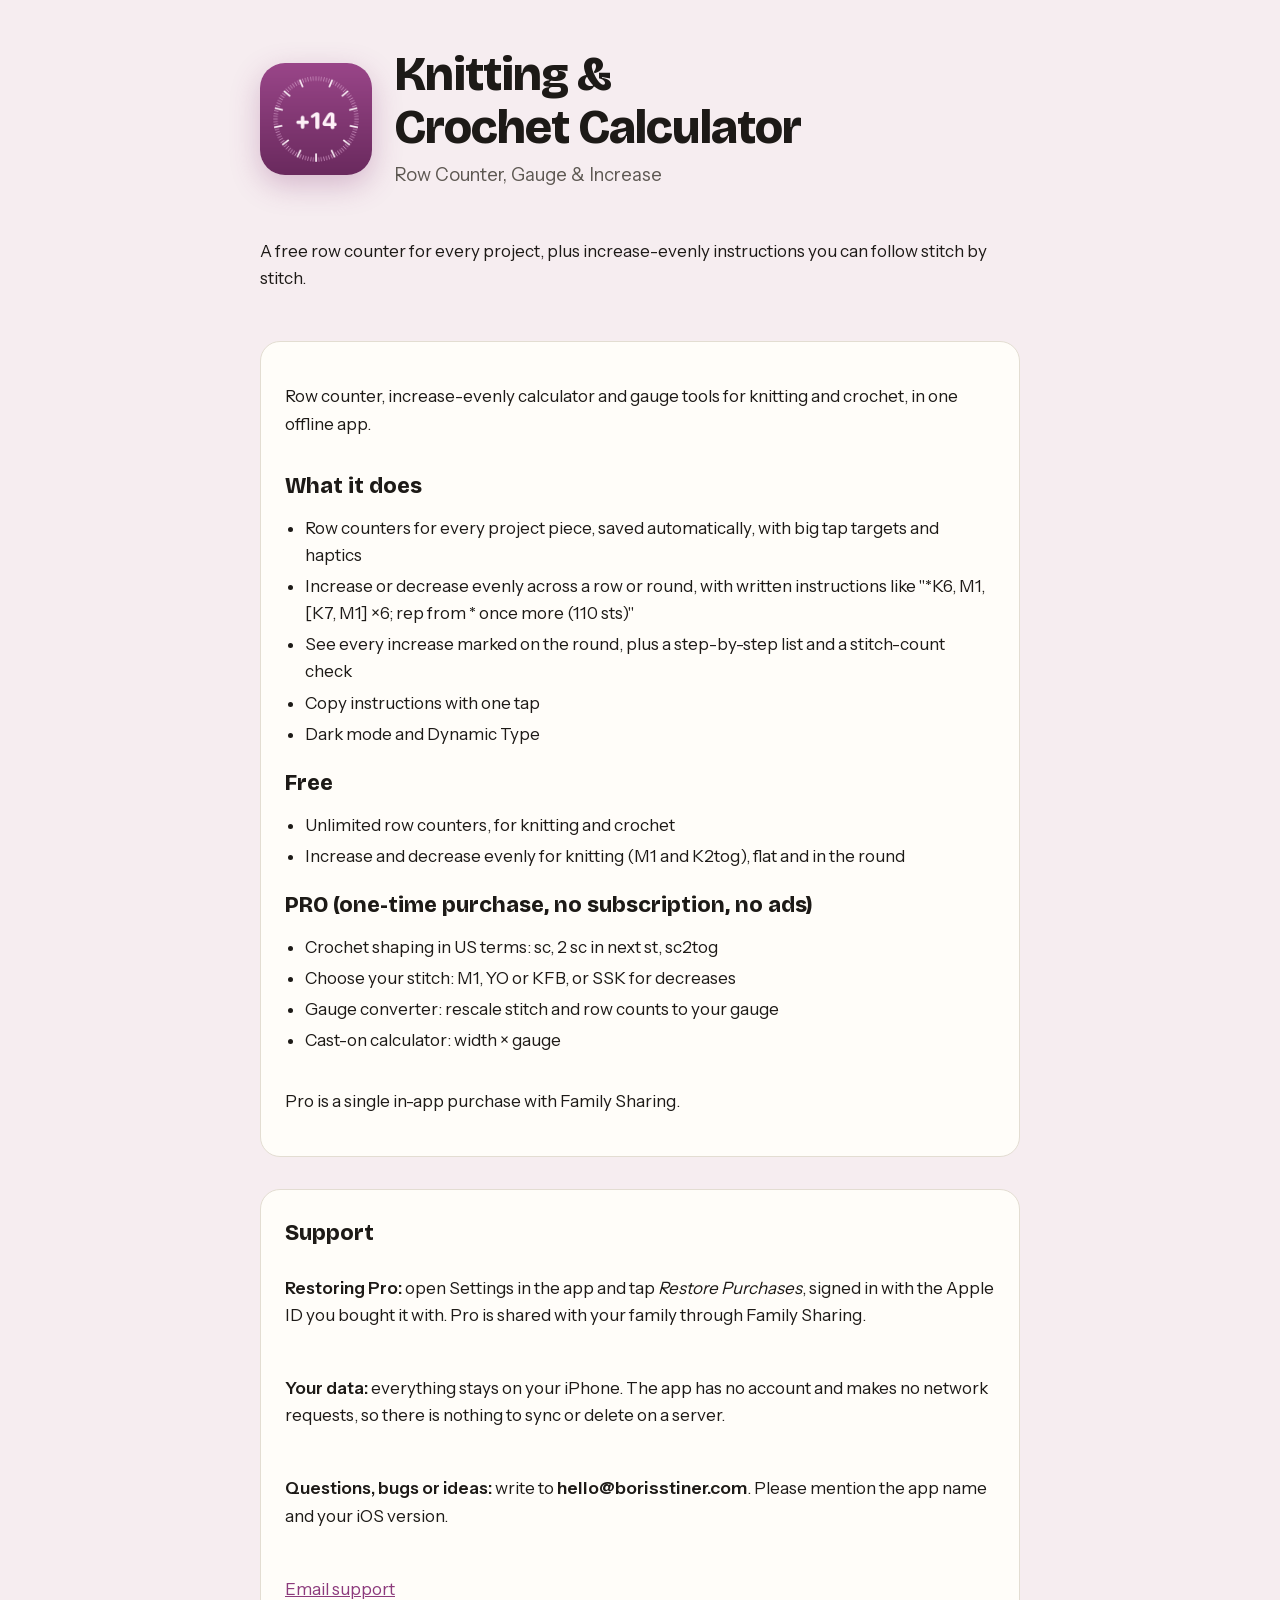
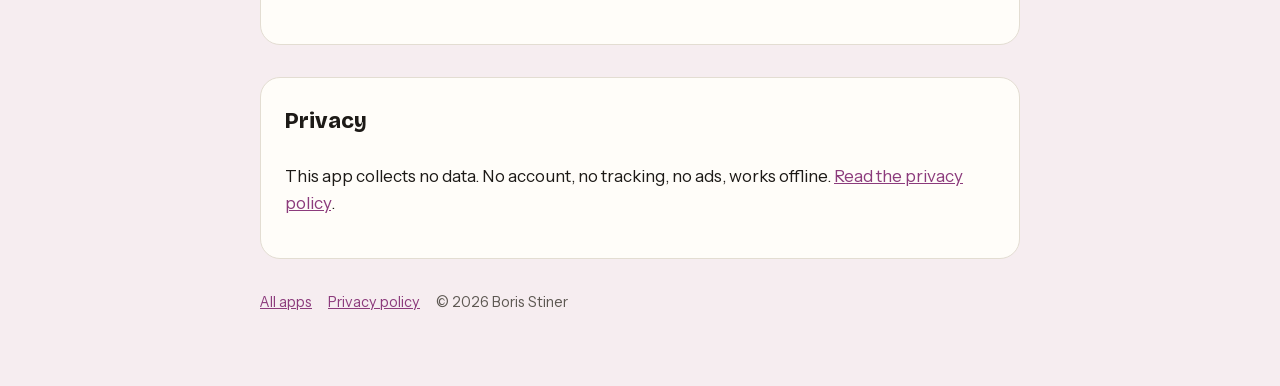
<file: knit/index.html>
<!doctype html><html lang="en"><head><meta charset="utf-8">
<meta name="viewport" content="width=device-width, initial-scale=1">
<title>Knitting &amp; Crochet Calculator · Support</title><meta name="description" content="Row Counter, Gauge &amp; Increase">
<link rel="icon" href="../app-icons/knit.png">
<link rel="stylesheet" href="/fonts/7291f1b784.css">
<style>
:root { --accent:#8C3B7C; --paper:#F6EDF0; --ink:#1d1a17; --muted:#5d5852; --card:#fffdf9; --rule:#e3ddd2;
  --display:"Bricolage Grotesque","Avenir Next",system-ui,sans-serif; --body:"Instrument Sans","Helvetica Neue",system-ui,sans-serif; }
@media (prefers-color-scheme: dark) { :root { --paper:#16140f; --ink:#f1ece4; --muted:#b0a89c; --card:#211e18; --rule:#36312a; color-scheme:dark } }
html,body { overflow-x:clip }
body { margin:0; background:var(--paper); color:var(--ink); font:17px/1.6 var(--body); }
.wrap { max-width:760px; margin:0 auto; padding:48px max(20px, env(safe-area-inset-left)) 72px; display:grid; gap:32px }
a { color:var(--accent) } a:focus-visible { outline:3px solid var(--accent); outline-offset:3px; border-radius:4px }
h1,h2,h3 { font-family:var(--display); line-height:1.1; text-wrap:balance; margin:0 }
h1 { font-size:clamp(2rem,6vw,3rem); font-weight:800; letter-spacing:-.02em; overflow-wrap:anywhere }
h2 { font-size:1.35rem; font-weight:800; margin-top:8px }
.hero { display:flex; gap:22px; align-items:center; flex-wrap:wrap }
.hero img { width:112px; height:112px; border-radius:25px; box-shadow:0 10px 30px color-mix(in srgb,var(--accent) 30%,transparent) }
.hero div { min-width:0; flex:1 }
.sub { color:var(--muted); font-size:1.15rem; margin:6px 0 0 }
.card { background:var(--card); border:1px solid var(--rule); border-radius:20px; padding:24px; display:grid; gap:12px }
ul { margin:0; padding-left:1.2em } li { margin:4px 0 }
.pro { border-color:color-mix(in srgb,var(--accent) 45%,var(--rule)) }
.mail { font:600 1.1rem var(--body); user-select:all; }
.apps { display:grid; gap:14px }
.app { display:flex; gap:16px; align-items:center; text-decoration:none; color:var(--ink); background:var(--card); border:1px solid var(--rule); border-radius:18px; padding:14px }
.app:hover { border-color:var(--accent) }
.app img { width:64px; height:64px; border-radius:15px }
.app b { font-family:var(--display); font-size:1.15rem; display:block } .app span { color:var(--muted) }
footer { color:var(--muted); font-size:.9rem; display:flex; gap:16px; flex-wrap:wrap }
</style></head><body><main class="wrap">
<header class="hero"><img src="../app-icons/knit.png" alt="Knitting &amp; Crochet Calculator app icon" width="112" height="112">
<div><h1>Knitting &amp; Crochet Calculator</h1><p class="sub">Row Counter, Gauge &amp; Increase</p></div></header>
<p>A free row counter for every project, plus increase-evenly instructions you can follow stitch by stitch.</p>
<section class="card"><p>Row counter, increase-evenly calculator and gauge tools for knitting and crochet, in one offline app.</p>
<h2>What it does</h2>
<ul><li>Row counters for every project piece, saved automatically, with big tap targets and haptics</li><li>Increase or decrease evenly across a row or round, with written instructions like &quot;*K6, M1, [K7, M1] ×6; rep from * once more (110 sts)&quot;</li><li>See every increase marked on the round, plus a step-by-step list and a stitch-count check</li><li>Copy instructions with one tap</li><li>Dark mode and Dynamic Type</li></ul>
<h2>Free</h2>
<ul><li>Unlimited row counters, for knitting and crochet</li><li>Increase and decrease evenly for knitting (M1 and K2tog), flat and in the round</li></ul>
<h2 class="pro-h">PRO (one-time purchase, no subscription, no ads)</h2>
<ul><li>Crochet shaping in US terms: sc, 2 sc in next st, sc2tog</li><li>Choose your stitch: M1, YO or KFB, or SSK for decreases</li><li>Gauge converter: rescale stitch and row counts to your gauge</li><li>Cast-on calculator: width × gauge</li></ul>
<p>Pro is a single in-app purchase with Family Sharing.</p></section>
<section class="card" id="support"><h2>Support</h2>
<p><b>Restoring Pro:</b> open Settings in the app and tap <em>Restore Purchases</em>, signed in with the Apple ID you bought it with. Pro is shared with your family through Family Sharing.</p>
<p><b>Your data:</b> everything stays on your iPhone. The app has no account and makes no network requests, so there is nothing to sync or delete on a server.</p>
<p><b>Questions, bugs or ideas:</b> write to <span class="mail">hello@borisstiner.com</span>. Please mention the app name and your iOS version.</p>
<p><a href="mailto:hello@borisstiner.com?subject=Knitting &amp; Crochet Calculator">Email support</a></p></section>
<section class="card"><h2>Privacy</h2><p>This app collects no data. No account, no tracking, no ads, works offline. <a href="../privacy/">Read the privacy policy</a>.</p></section>
<footer><a href="../">All apps</a><a href="../privacy/">Privacy policy</a><span>© 2026 Boris Stiner</span></footer></main></body></html>
</file>
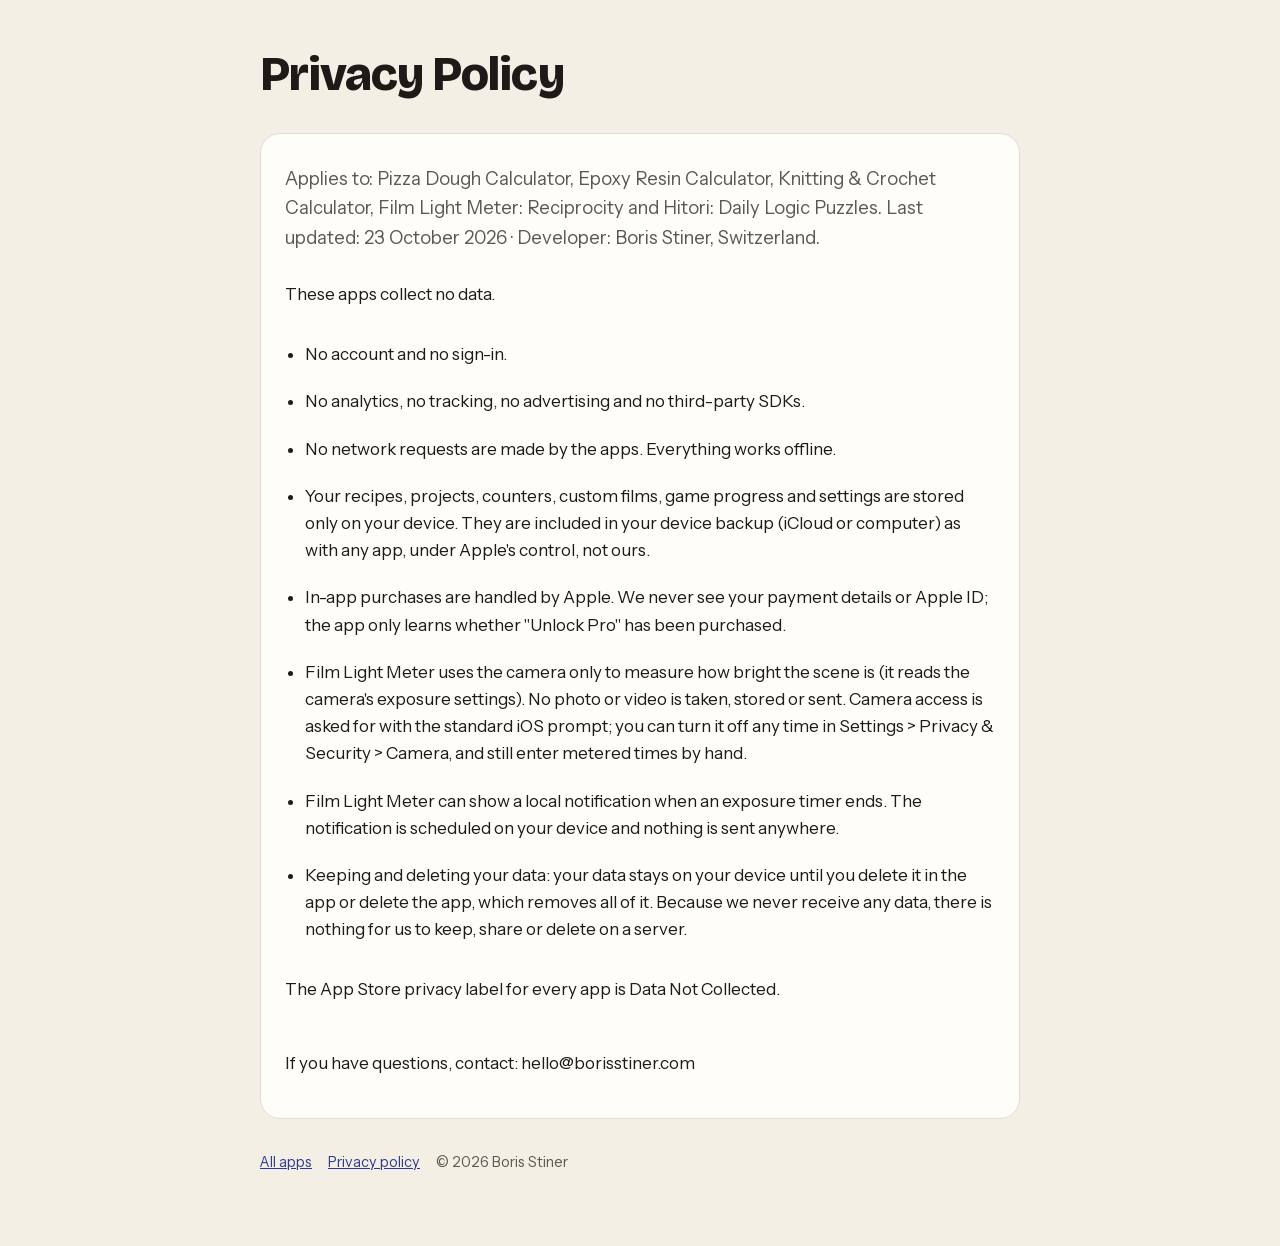
<file: privacy/index.html>
<!doctype html><html lang="en"><head><meta charset="utf-8">
<meta name="viewport" content="width=device-width, initial-scale=1">
<title>Privacy Policy · Boris Stiner Apps</title><meta name="description" content="These apps collect no data.">
<link rel="icon" href="../app-icons/hitori.png">
<link rel="stylesheet" href="/fonts/7291f1b784.css">
<style>
:root { --accent:#2E3A93; --paper:#F3EFE4; --ink:#1d1a17; --muted:#5d5852; --card:#fffdf9; --rule:#e3ddd2;
  --display:"Bricolage Grotesque","Avenir Next",system-ui,sans-serif; --body:"Instrument Sans","Helvetica Neue",system-ui,sans-serif; }
@media (prefers-color-scheme: dark) { :root { --paper:#16140f; --ink:#f1ece4; --muted:#b0a89c; --card:#211e18; --rule:#36312a; color-scheme:dark } }
html,body { overflow-x:clip }
body { margin:0; background:var(--paper); color:var(--ink); font:17px/1.6 var(--body); }
.wrap { max-width:760px; margin:0 auto; padding:48px max(20px, env(safe-area-inset-left)) 72px; display:grid; gap:32px }
a { color:var(--accent) } a:focus-visible { outline:3px solid var(--accent); outline-offset:3px; border-radius:4px }
h1,h2,h3 { font-family:var(--display); line-height:1.1; text-wrap:balance; margin:0 }
h1 { font-size:clamp(2rem,6vw,3rem); font-weight:800; letter-spacing:-.02em; overflow-wrap:anywhere }
h2 { font-size:1.35rem; font-weight:800; margin-top:8px }
.hero { display:flex; gap:22px; align-items:center; flex-wrap:wrap }
.hero img { width:112px; height:112px; border-radius:25px; box-shadow:0 10px 30px color-mix(in srgb,var(--accent) 30%,transparent) }
.hero div { min-width:0; flex:1 }
.sub { color:var(--muted); font-size:1.15rem; margin:6px 0 0 }
.card { background:var(--card); border:1px solid var(--rule); border-radius:20px; padding:24px; display:grid; gap:12px }
ul { margin:0; padding-left:1.2em } li { margin:4px 0 }
.pro { border-color:color-mix(in srgb,var(--accent) 45%,var(--rule)) }
.mail { font:600 1.1rem var(--body); user-select:all; }
.apps { display:grid; gap:14px }
.app { display:flex; gap:16px; align-items:center; text-decoration:none; color:var(--ink); background:var(--card); border:1px solid var(--rule); border-radius:18px; padding:14px }
.app:hover { border-color:var(--accent) }
.app img { width:64px; height:64px; border-radius:15px }
.app b { font-family:var(--display); font-size:1.15rem; display:block } .app span { color:var(--muted) }
footer { color:var(--muted); font-size:.9rem; display:flex; gap:16px; flex-wrap:wrap }
</style></head><body><main class="wrap"><header><h1>Privacy Policy</h1></header><section class="card">
<p class="sub">Applies to: Pizza Dough Calculator, Epoxy Resin Calculator, Knitting &amp; Crochet Calculator, Film Light Meter: Reciprocity and Hitori: Daily Logic Puzzles. Last updated: 23 October 2026 · Developer: Boris Stiner, Switzerland.</p>
<p>These apps collect no data.</p>
<ul><li>No account and no sign-in.</li></ul>
<ul><li>No analytics, no tracking, no advertising and no third-party SDKs.</li></ul>
<ul><li>No network requests are made by the apps. Everything works offline.</li></ul>
<ul><li>Your recipes, projects, counters, custom films, game progress and settings are stored only on your device. They are included in your device backup (iCloud or computer) as with any app, under Apple&#x27;s control, not ours.</li></ul>
<ul><li>In-app purchases are handled by Apple. We never see your payment details or Apple ID; the app only learns whether &quot;Unlock Pro&quot; has been purchased.</li></ul>
<ul><li>Film Light Meter uses the camera only to measure how bright the scene is (it reads the camera&#x27;s exposure settings). No photo or video is taken, stored or sent. Camera access is asked for with the standard iOS prompt; you can turn it off any time in Settings &gt; Privacy &amp; Security &gt; Camera, and still enter metered times by hand.</li></ul>
<ul><li>Film Light Meter can show a local notification when an exposure timer ends. The notification is scheduled on your device and nothing is sent anywhere.</li></ul>
<ul><li>Keeping and deleting your data: your data stays on your device until you delete it in the app or delete the app, which removes all of it. Because we never receive any data, there is nothing for us to keep, share or delete on a server.</li></ul>
<p>The App Store privacy label for every app is Data Not Collected.</p>
<p>If you have questions, contact: hello@borisstiner.com</p>
</section><footer><a href="../">All apps</a><a href="../privacy/">Privacy policy</a><span>© 2026 Boris Stiner</span></footer></main></body></html>
</file>
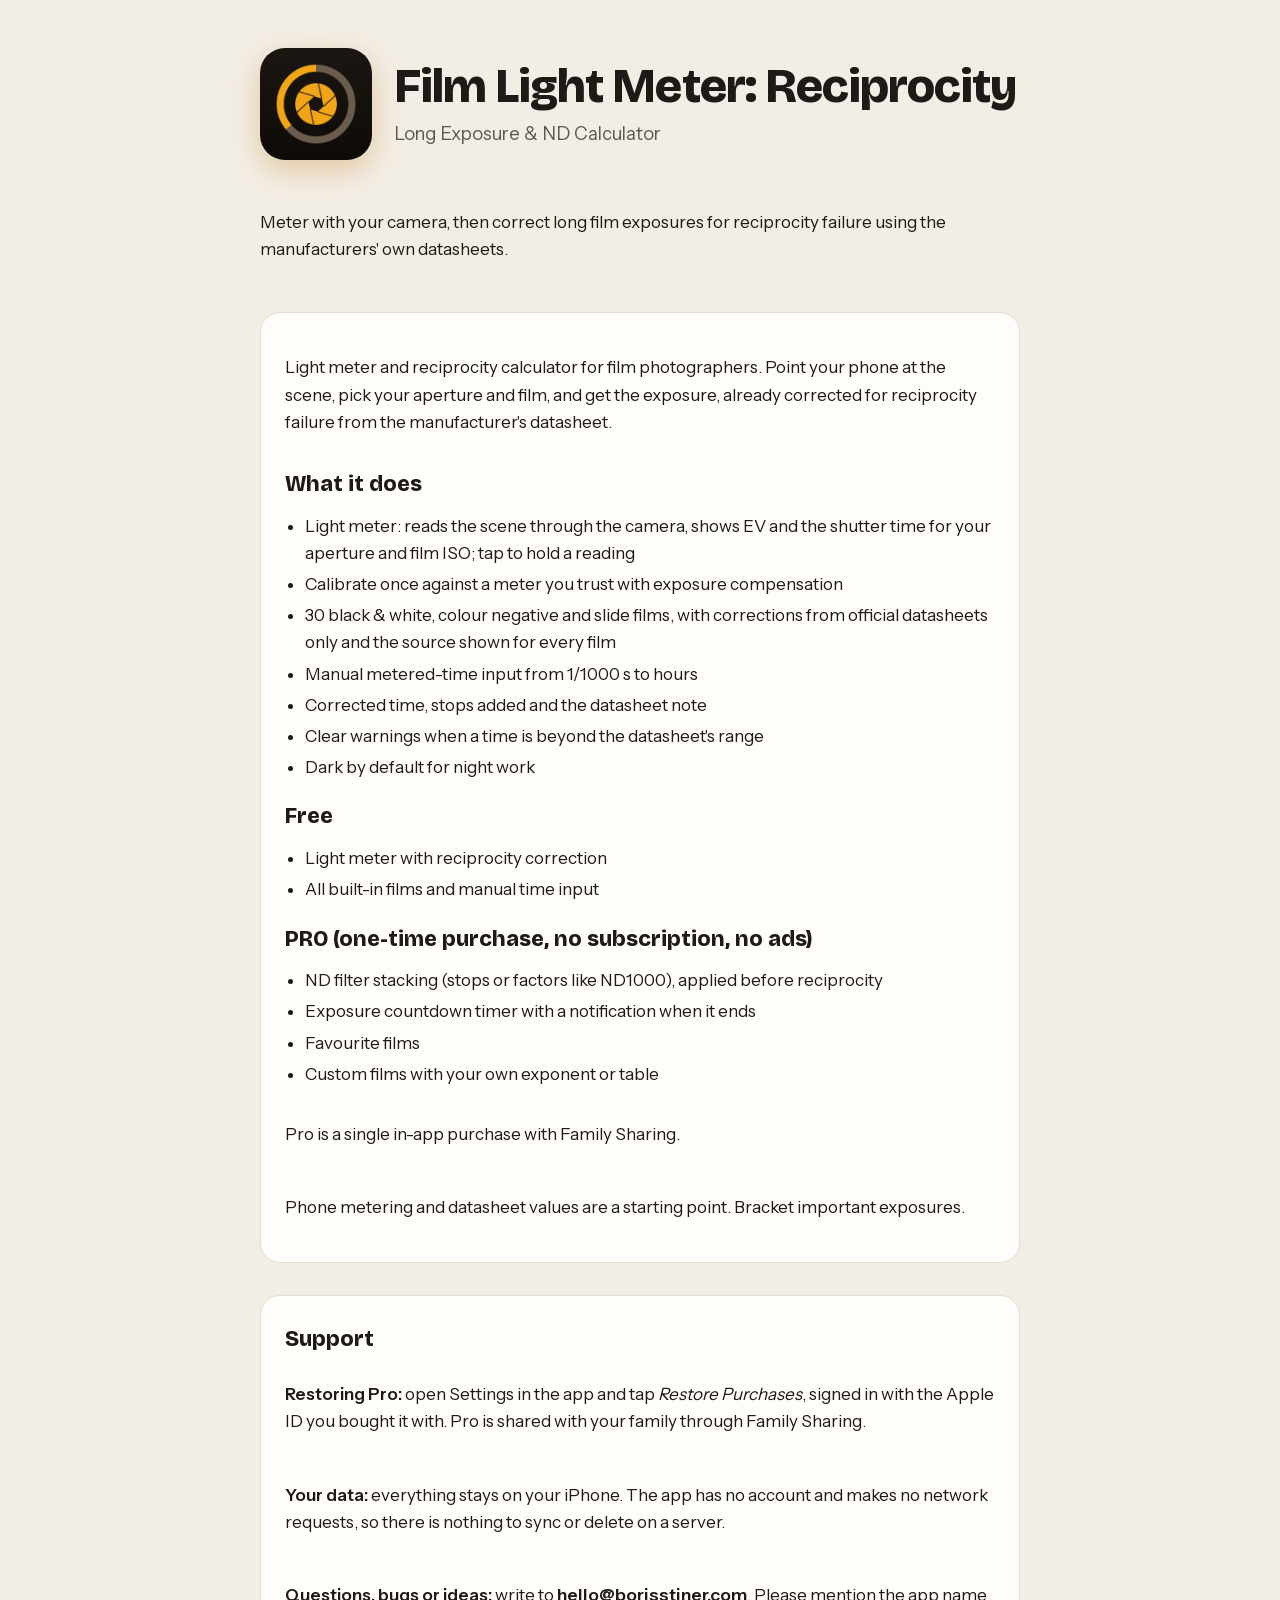
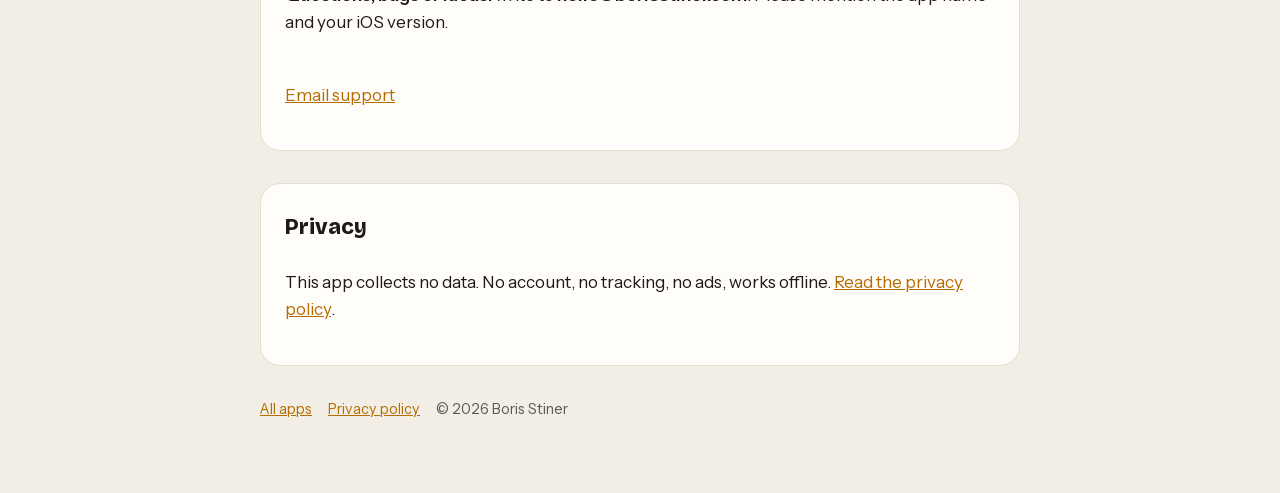
<file: reciprocity/index.html>
<!doctype html><html lang="en"><head><meta charset="utf-8">
<meta name="viewport" content="width=device-width, initial-scale=1">
<title>Film Light Meter: Reciprocity · Support</title><meta name="description" content="Long Exposure &amp; ND Calculator">
<link rel="icon" href="../app-icons/reciprocity.png">
<link rel="stylesheet" href="/fonts/7291f1b784.css">
<style>
:root { --accent:#B66C00; --paper:#F3EEE5; --ink:#1d1a17; --muted:#5d5852; --card:#fffdf9; --rule:#e3ddd2;
  --display:"Bricolage Grotesque","Avenir Next",system-ui,sans-serif; --body:"Instrument Sans","Helvetica Neue",system-ui,sans-serif; }
@media (prefers-color-scheme: dark) { :root { --paper:#16140f; --ink:#f1ece4; --muted:#b0a89c; --card:#211e18; --rule:#36312a; color-scheme:dark } }
html,body { overflow-x:clip }
body { margin:0; background:var(--paper); color:var(--ink); font:17px/1.6 var(--body); }
.wrap { max-width:760px; margin:0 auto; padding:48px max(20px, env(safe-area-inset-left)) 72px; display:grid; gap:32px }
a { color:var(--accent) } a:focus-visible { outline:3px solid var(--accent); outline-offset:3px; border-radius:4px }
h1,h2,h3 { font-family:var(--display); line-height:1.1; text-wrap:balance; margin:0 }
h1 { font-size:clamp(2rem,6vw,3rem); font-weight:800; letter-spacing:-.02em; overflow-wrap:anywhere }
h2 { font-size:1.35rem; font-weight:800; margin-top:8px }
.hero { display:flex; gap:22px; align-items:center; flex-wrap:wrap }
.hero img { width:112px; height:112px; border-radius:25px; box-shadow:0 10px 30px color-mix(in srgb,var(--accent) 30%,transparent) }
.hero div { min-width:0; flex:1 }
.sub { color:var(--muted); font-size:1.15rem; margin:6px 0 0 }
.card { background:var(--card); border:1px solid var(--rule); border-radius:20px; padding:24px; display:grid; gap:12px }
ul { margin:0; padding-left:1.2em } li { margin:4px 0 }
.pro { border-color:color-mix(in srgb,var(--accent) 45%,var(--rule)) }
.mail { font:600 1.1rem var(--body); user-select:all; }
.apps { display:grid; gap:14px }
.app { display:flex; gap:16px; align-items:center; text-decoration:none; color:var(--ink); background:var(--card); border:1px solid var(--rule); border-radius:18px; padding:14px }
.app:hover { border-color:var(--accent) }
.app img { width:64px; height:64px; border-radius:15px }
.app b { font-family:var(--display); font-size:1.15rem; display:block } .app span { color:var(--muted) }
footer { color:var(--muted); font-size:.9rem; display:flex; gap:16px; flex-wrap:wrap }
</style></head><body><main class="wrap">
<header class="hero"><img src="../app-icons/reciprocity.png" alt="Film Light Meter: Reciprocity app icon" width="112" height="112">
<div><h1>Film Light Meter: Reciprocity</h1><p class="sub">Long Exposure &amp; ND Calculator</p></div></header>
<p>Meter with your camera, then correct long film exposures for reciprocity failure using the manufacturers&#x27; own datasheets.</p>
<section class="card"><p>Light meter and reciprocity calculator for film photographers. Point your phone at the scene, pick your aperture and film, and get the exposure, already corrected for reciprocity failure from the manufacturer&#x27;s datasheet.</p>
<h2>What it does</h2>
<ul><li>Light meter: reads the scene through the camera, shows EV and the shutter time for your aperture and film ISO; tap to hold a reading</li><li>Calibrate once against a meter you trust with exposure compensation</li><li>30 black &amp; white, colour negative and slide films, with corrections from official datasheets only and the source shown for every film</li><li>Manual metered-time input from 1/1000 s to hours</li><li>Corrected time, stops added and the datasheet note</li><li>Clear warnings when a time is beyond the datasheet&#x27;s range</li><li>Dark by default for night work</li></ul>
<h2>Free</h2>
<ul><li>Light meter with reciprocity correction</li><li>All built-in films and manual time input</li></ul>
<h2 class="pro-h">PRO (one-time purchase, no subscription, no ads)</h2>
<ul><li>ND filter stacking (stops or factors like ND1000), applied before reciprocity</li><li>Exposure countdown timer with a notification when it ends</li><li>Favourite films</li><li>Custom films with your own exponent or table</li></ul>
<p>Pro is a single in-app purchase with Family Sharing.</p>
<p>Phone metering and datasheet values are a starting point. Bracket important exposures.</p></section>
<section class="card" id="support"><h2>Support</h2>
<p><b>Restoring Pro:</b> open Settings in the app and tap <em>Restore Purchases</em>, signed in with the Apple ID you bought it with. Pro is shared with your family through Family Sharing.</p>
<p><b>Your data:</b> everything stays on your iPhone. The app has no account and makes no network requests, so there is nothing to sync or delete on a server.</p>
<p><b>Questions, bugs or ideas:</b> write to <span class="mail">hello@borisstiner.com</span>. Please mention the app name and your iOS version.</p>
<p><a href="mailto:hello@borisstiner.com?subject=Film Light Meter: Reciprocity">Email support</a></p></section>
<section class="card"><h2>Privacy</h2><p>This app collects no data. No account, no tracking, no ads, works offline. <a href="../privacy/">Read the privacy policy</a>.</p></section>
<footer><a href="../">All apps</a><a href="../privacy/">Privacy policy</a><span>© 2026 Boris Stiner</span></footer></main></body></html>
</file>
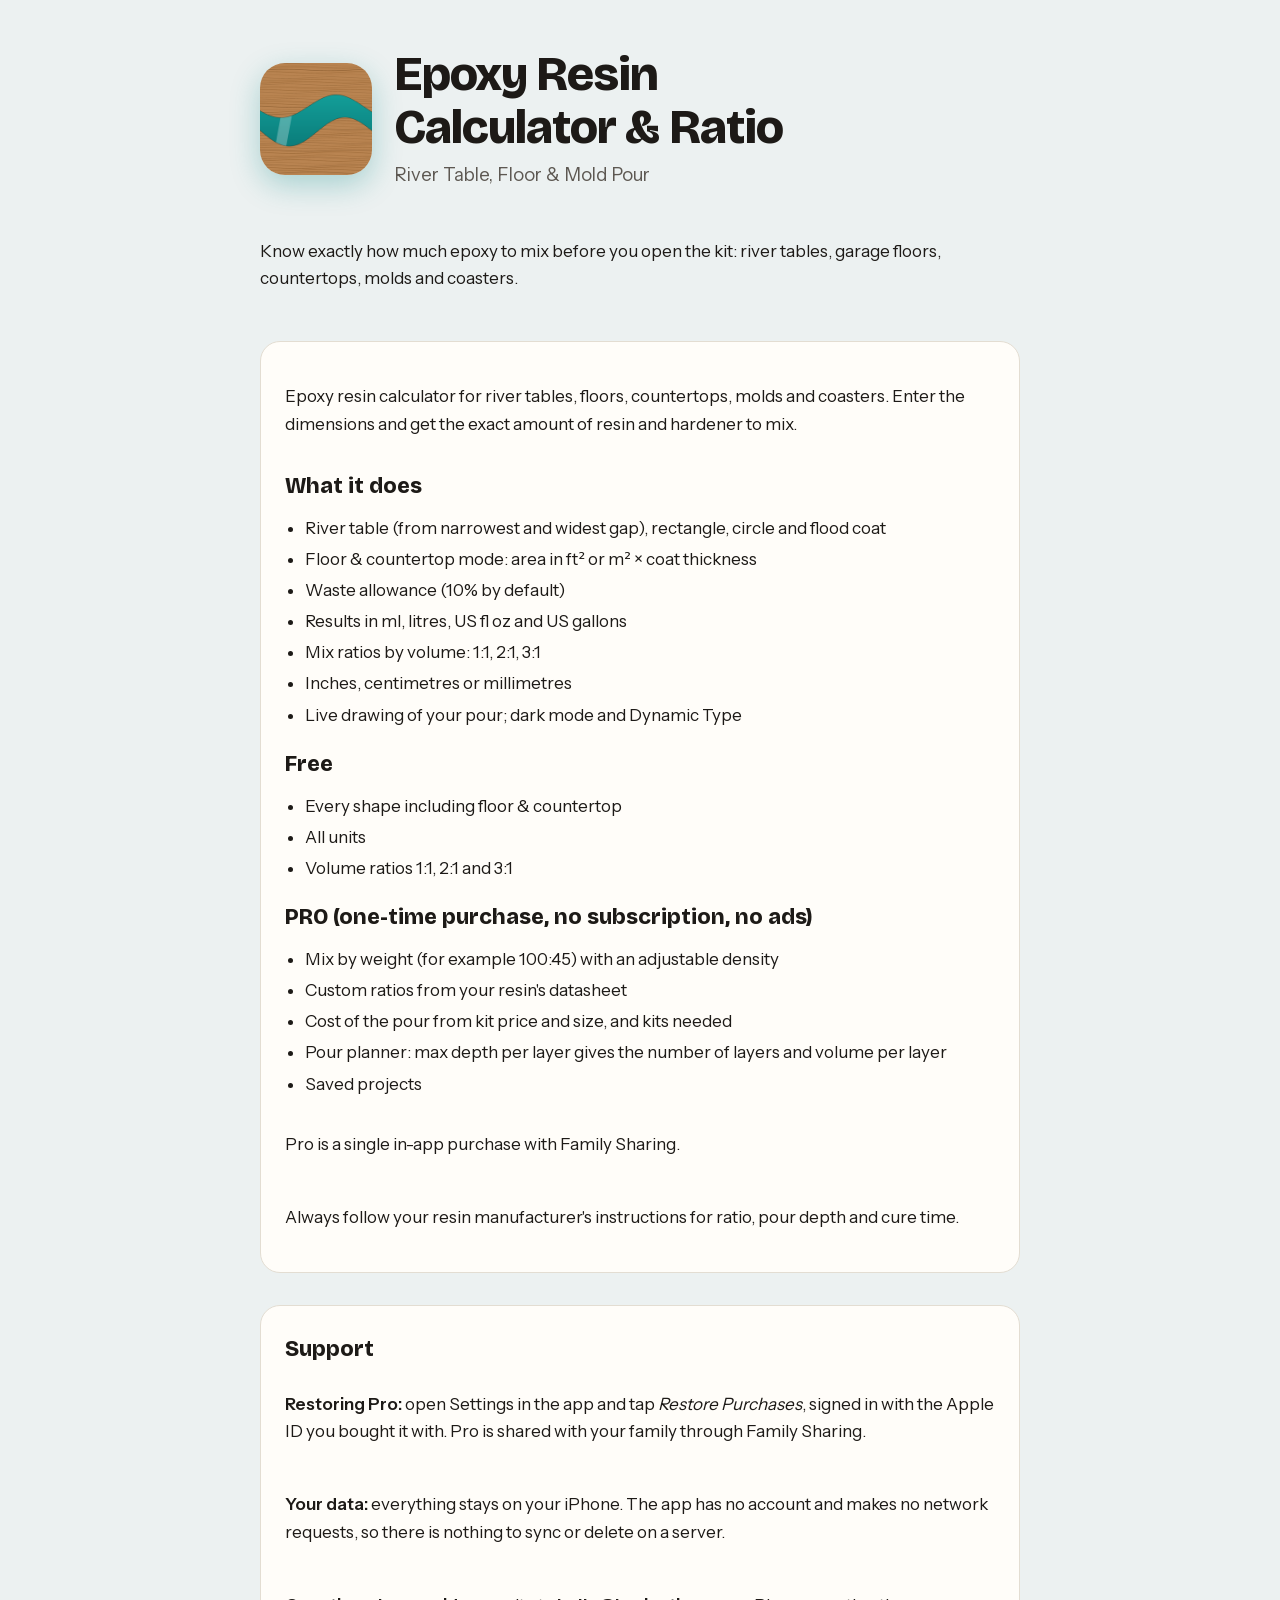
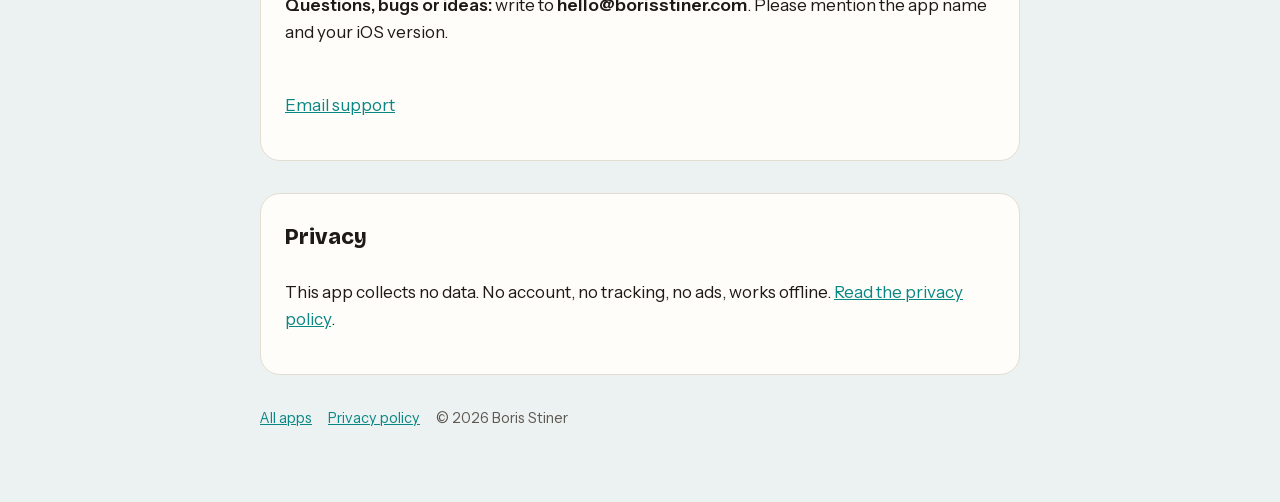
<file: resin/index.html>
<!doctype html><html lang="en"><head><meta charset="utf-8">
<meta name="viewport" content="width=device-width, initial-scale=1">
<title>Epoxy Resin Calculator &amp; Ratio · Support</title><meta name="description" content="River Table, Floor &amp; Mold Pour">
<link rel="icon" href="../app-icons/resin.png">
<link rel="stylesheet" href="/fonts/7291f1b784.css">
<style>
:root { --accent:#0A8784; --paper:#ECF1F1; --ink:#1d1a17; --muted:#5d5852; --card:#fffdf9; --rule:#e3ddd2;
  --display:"Bricolage Grotesque","Avenir Next",system-ui,sans-serif; --body:"Instrument Sans","Helvetica Neue",system-ui,sans-serif; }
@media (prefers-color-scheme: dark) { :root { --paper:#16140f; --ink:#f1ece4; --muted:#b0a89c; --card:#211e18; --rule:#36312a; color-scheme:dark } }
html,body { overflow-x:clip }
body { margin:0; background:var(--paper); color:var(--ink); font:17px/1.6 var(--body); }
.wrap { max-width:760px; margin:0 auto; padding:48px max(20px, env(safe-area-inset-left)) 72px; display:grid; gap:32px }
a { color:var(--accent) } a:focus-visible { outline:3px solid var(--accent); outline-offset:3px; border-radius:4px }
h1,h2,h3 { font-family:var(--display); line-height:1.1; text-wrap:balance; margin:0 }
h1 { font-size:clamp(2rem,6vw,3rem); font-weight:800; letter-spacing:-.02em; overflow-wrap:anywhere }
h2 { font-size:1.35rem; font-weight:800; margin-top:8px }
.hero { display:flex; gap:22px; align-items:center; flex-wrap:wrap }
.hero img { width:112px; height:112px; border-radius:25px; box-shadow:0 10px 30px color-mix(in srgb,var(--accent) 30%,transparent) }
.hero div { min-width:0; flex:1 }
.sub { color:var(--muted); font-size:1.15rem; margin:6px 0 0 }
.card { background:var(--card); border:1px solid var(--rule); border-radius:20px; padding:24px; display:grid; gap:12px }
ul { margin:0; padding-left:1.2em } li { margin:4px 0 }
.pro { border-color:color-mix(in srgb,var(--accent) 45%,var(--rule)) }
.mail { font:600 1.1rem var(--body); user-select:all; }
.apps { display:grid; gap:14px }
.app { display:flex; gap:16px; align-items:center; text-decoration:none; color:var(--ink); background:var(--card); border:1px solid var(--rule); border-radius:18px; padding:14px }
.app:hover { border-color:var(--accent) }
.app img { width:64px; height:64px; border-radius:15px }
.app b { font-family:var(--display); font-size:1.15rem; display:block } .app span { color:var(--muted) }
footer { color:var(--muted); font-size:.9rem; display:flex; gap:16px; flex-wrap:wrap }
</style></head><body><main class="wrap">
<header class="hero"><img src="../app-icons/resin.png" alt="Epoxy Resin Calculator &amp; Ratio app icon" width="112" height="112">
<div><h1>Epoxy Resin Calculator &amp; Ratio</h1><p class="sub">River Table, Floor &amp; Mold Pour</p></div></header>
<p>Know exactly how much epoxy to mix before you open the kit: river tables, garage floors, countertops, molds and coasters.</p>
<section class="card"><p>Epoxy resin calculator for river tables, floors, countertops, molds and coasters. Enter the dimensions and get the exact amount of resin and hardener to mix.</p>
<h2>What it does</h2>
<ul><li>River table (from narrowest and widest gap), rectangle, circle and flood coat</li><li>Floor &amp; countertop mode: area in ft² or m² × coat thickness</li><li>Waste allowance (10% by default)</li><li>Results in ml, litres, US fl oz and US gallons</li><li>Mix ratios by volume: 1:1, 2:1, 3:1</li><li>Inches, centimetres or millimetres</li><li>Live drawing of your pour; dark mode and Dynamic Type</li></ul>
<h2>Free</h2>
<ul><li>Every shape including floor &amp; countertop</li><li>All units</li><li>Volume ratios 1:1, 2:1 and 3:1</li></ul>
<h2 class="pro-h">PRO (one-time purchase, no subscription, no ads)</h2>
<ul><li>Mix by weight (for example 100:45) with an adjustable density</li><li>Custom ratios from your resin&#x27;s datasheet</li><li>Cost of the pour from kit price and size, and kits needed</li><li>Pour planner: max depth per layer gives the number of layers and volume per layer</li><li>Saved projects</li></ul>
<p>Pro is a single in-app purchase with Family Sharing.</p>
<p>Always follow your resin manufacturer&#x27;s instructions for ratio, pour depth and cure time.</p></section>
<section class="card" id="support"><h2>Support</h2>
<p><b>Restoring Pro:</b> open Settings in the app and tap <em>Restore Purchases</em>, signed in with the Apple ID you bought it with. Pro is shared with your family through Family Sharing.</p>
<p><b>Your data:</b> everything stays on your iPhone. The app has no account and makes no network requests, so there is nothing to sync or delete on a server.</p>
<p><b>Questions, bugs or ideas:</b> write to <span class="mail">hello@borisstiner.com</span>. Please mention the app name and your iOS version.</p>
<p><a href="mailto:hello@borisstiner.com?subject=Epoxy Resin Calculator &amp; Ratio">Email support</a></p></section>
<section class="card"><h2>Privacy</h2><p>This app collects no data. No account, no tracking, no ads, works offline. <a href="../privacy/">Read the privacy policy</a>.</p></section>
<footer><a href="../">All apps</a><a href="../privacy/">Privacy policy</a><span>© 2026 Boris Stiner</span></footer></main></body></html>
</file>
<file: fonts/21504bb7bd.css>
/* Self-hosted copy of https://fonts.googleapis.com/css2?family=Bricolage+Grotesque:opsz,wght@12..96,700;12..96,800&family=Geist:wght@400;500&display=swap (no requests to Google) */
/* latin-ext */
@font-face {
  font-family: 'Bricolage Grotesque';
  font-style: normal;
  font-weight: 700;
  font-stretch: 100%;
  font-display: swap;
  src: url(/fonts/BricolageGrotesque-10d6a58294.woff2) format('woff2');
  unicode-range: U+0100-02BA, U+02BD-02C5, U+02C7-02CC, U+02CE-02D7, U+02DD-02FF, U+0304, U+0308, U+0329, U+1D00-1DBF, U+1E00-1E9F, U+1EF2-1EFF, U+2020, U+20A0-20AB, U+20AD-20C4, U+2113, U+2C60-2C7F, U+A720-A7FF;
}
/* latin */
@font-face {
  font-family: 'Bricolage Grotesque';
  font-style: normal;
  font-weight: 700;
  font-stretch: 100%;
  font-display: swap;
  src: url(/fonts/BricolageGrotesque-3b58e8bdf7.woff2) format('woff2');
  unicode-range: U+0000-00FF, U+0131, U+0152-0153, U+02BB-02BC, U+02C6, U+02DA, U+02DC, U+0304, U+0308, U+0329, U+2000-206F, U+20AC, U+2122, U+2191, U+2193, U+2212, U+2215, U+FEFF, U+FFFD;
}
/* latin-ext */
@font-face {
  font-family: 'Bricolage Grotesque';
  font-style: normal;
  font-weight: 800;
  font-stretch: 100%;
  font-display: swap;
  src: url(/fonts/BricolageGrotesque-10d6a58294.woff2) format('woff2');
  unicode-range: U+0100-02BA, U+02BD-02C5, U+02C7-02CC, U+02CE-02D7, U+02DD-02FF, U+0304, U+0308, U+0329, U+1D00-1DBF, U+1E00-1E9F, U+1EF2-1EFF, U+2020, U+20A0-20AB, U+20AD-20C4, U+2113, U+2C60-2C7F, U+A720-A7FF;
}
/* latin */
@font-face {
  font-family: 'Bricolage Grotesque';
  font-style: normal;
  font-weight: 800;
  font-stretch: 100%;
  font-display: swap;
  src: url(/fonts/BricolageGrotesque-3b58e8bdf7.woff2) format('woff2');
  unicode-range: U+0000-00FF, U+0131, U+0152-0153, U+02BB-02BC, U+02C6, U+02DA, U+02DC, U+0304, U+0308, U+0329, U+2000-206F, U+20AC, U+2122, U+2191, U+2193, U+2212, U+2215, U+FEFF, U+FFFD;
}
/* latin-ext */
@font-face {
  font-family: 'Geist';
  font-style: normal;
  font-weight: 400;
  font-display: swap;
  src: url(/fonts/Geist-e6da4874bc.woff2) format('woff2');
  unicode-range: U+0100-02BA, U+02BD-02C5, U+02C7-02CC, U+02CE-02D7, U+02DD-02FF, U+0304, U+0308, U+0329, U+1D00-1DBF, U+1E00-1E9F, U+1EF2-1EFF, U+2020, U+20A0-20AB, U+20AD-20C4, U+2113, U+2C60-2C7F, U+A720-A7FF;
}
/* latin */
@font-face {
  font-family: 'Geist';
  font-style: normal;
  font-weight: 400;
  font-display: swap;
  src: url(/fonts/Geist-edc7ad59a4.woff2) format('woff2');
  unicode-range: U+0000-00FF, U+0131, U+0152-0153, U+02BB-02BC, U+02C6, U+02DA, U+02DC, U+0304, U+0308, U+0329, U+2000-206F, U+20AC, U+2122, U+2191, U+2193, U+2212, U+2215, U+FEFF, U+FFFD;
}
/* latin-ext */
@font-face {
  font-family: 'Geist';
  font-style: normal;
  font-weight: 500;
  font-display: swap;
  src: url(/fonts/Geist-e6da4874bc.woff2) format('woff2');
  unicode-range: U+0100-02BA, U+02BD-02C5, U+02C7-02CC, U+02CE-02D7, U+02DD-02FF, U+0304, U+0308, U+0329, U+1D00-1DBF, U+1E00-1E9F, U+1EF2-1EFF, U+2020, U+20A0-20AB, U+20AD-20C4, U+2113, U+2C60-2C7F, U+A720-A7FF;
}
/* latin */
@font-face {
  font-family: 'Geist';
  font-style: normal;
  font-weight: 500;
  font-display: swap;
  src: url(/fonts/Geist-edc7ad59a4.woff2) format('woff2');
  unicode-range: U+0000-00FF, U+0131, U+0152-0153, U+02BB-02BC, U+02C6, U+02DA, U+02DC, U+0304, U+0308, U+0329, U+2000-206F, U+20AC, U+2122, U+2191, U+2193, U+2212, U+2215, U+FEFF, U+FFFD;
}
</file>
<file: fonts/7291f1b784.css>
/* Self-hosted copy of https://fonts.googleapis.com/css2?family=Bricolage+Grotesque:opsz,wght@12..96,600;12..96,800&family=Instrument+Sans:wght@400;600&display=swap (no requests to Google) */
/* latin-ext */
@font-face {
  font-family: 'Bricolage Grotesque';
  font-style: normal;
  font-weight: 600;
  font-stretch: 100%;
  font-display: swap;
  src: url(/fonts/BricolageGrotesque-10d6a58294.woff2) format('woff2');
  unicode-range: U+0100-02BA, U+02BD-02C5, U+02C7-02CC, U+02CE-02D7, U+02DD-02FF, U+0304, U+0308, U+0329, U+1D00-1DBF, U+1E00-1E9F, U+1EF2-1EFF, U+2020, U+20A0-20AB, U+20AD-20C4, U+2113, U+2C60-2C7F, U+A720-A7FF;
}
/* latin */
@font-face {
  font-family: 'Bricolage Grotesque';
  font-style: normal;
  font-weight: 600;
  font-stretch: 100%;
  font-display: swap;
  src: url(/fonts/BricolageGrotesque-3b58e8bdf7.woff2) format('woff2');
  unicode-range: U+0000-00FF, U+0131, U+0152-0153, U+02BB-02BC, U+02C6, U+02DA, U+02DC, U+0304, U+0308, U+0329, U+2000-206F, U+20AC, U+2122, U+2191, U+2193, U+2212, U+2215, U+FEFF, U+FFFD;
}
/* latin-ext */
@font-face {
  font-family: 'Bricolage Grotesque';
  font-style: normal;
  font-weight: 800;
  font-stretch: 100%;
  font-display: swap;
  src: url(/fonts/BricolageGrotesque-10d6a58294.woff2) format('woff2');
  unicode-range: U+0100-02BA, U+02BD-02C5, U+02C7-02CC, U+02CE-02D7, U+02DD-02FF, U+0304, U+0308, U+0329, U+1D00-1DBF, U+1E00-1E9F, U+1EF2-1EFF, U+2020, U+20A0-20AB, U+20AD-20C4, U+2113, U+2C60-2C7F, U+A720-A7FF;
}
/* latin */
@font-face {
  font-family: 'Bricolage Grotesque';
  font-style: normal;
  font-weight: 800;
  font-stretch: 100%;
  font-display: swap;
  src: url(/fonts/BricolageGrotesque-3b58e8bdf7.woff2) format('woff2');
  unicode-range: U+0000-00FF, U+0131, U+0152-0153, U+02BB-02BC, U+02C6, U+02DA, U+02DC, U+0304, U+0308, U+0329, U+2000-206F, U+20AC, U+2122, U+2191, U+2193, U+2212, U+2215, U+FEFF, U+FFFD;
}
/* latin-ext */
@font-face {
  font-family: 'Instrument Sans';
  font-style: normal;
  font-weight: 400;
  font-stretch: 100%;
  font-display: swap;
  src: url(/fonts/InstrumentSans-a53201c811.woff2) format('woff2');
  unicode-range: U+0100-02BA, U+02BD-02C5, U+02C7-02CC, U+02CE-02D7, U+02DD-02FF, U+0304, U+0308, U+0329, U+1D00-1DBF, U+1E00-1E9F, U+1EF2-1EFF, U+2020, U+20A0-20AB, U+20AD-20C4, U+2113, U+2C60-2C7F, U+A720-A7FF;
}
/* latin */
@font-face {
  font-family: 'Instrument Sans';
  font-style: normal;
  font-weight: 400;
  font-stretch: 100%;
  font-display: swap;
  src: url(/fonts/InstrumentSans-11aa495c85.woff2) format('woff2');
  unicode-range: U+0000-00FF, U+0131, U+0152-0153, U+02BB-02BC, U+02C6, U+02DA, U+02DC, U+0304, U+0308, U+0329, U+2000-206F, U+20AC, U+2122, U+2191, U+2193, U+2212, U+2215, U+FEFF, U+FFFD;
}
/* latin-ext */
@font-face {
  font-family: 'Instrument Sans';
  font-style: normal;
  font-weight: 600;
  font-stretch: 100%;
  font-display: swap;
  src: url(/fonts/InstrumentSans-a53201c811.woff2) format('woff2');
  unicode-range: U+0100-02BA, U+02BD-02C5, U+02C7-02CC, U+02CE-02D7, U+02DD-02FF, U+0304, U+0308, U+0329, U+1D00-1DBF, U+1E00-1E9F, U+1EF2-1EFF, U+2020, U+20A0-20AB, U+20AD-20C4, U+2113, U+2C60-2C7F, U+A720-A7FF;
}
/* latin */
@font-face {
  font-family: 'Instrument Sans';
  font-style: normal;
  font-weight: 600;
  font-stretch: 100%;
  font-display: swap;
  src: url(/fonts/InstrumentSans-11aa495c85.woff2) format('woff2');
  unicode-range: U+0000-00FF, U+0131, U+0152-0153, U+02BB-02BC, U+02C6, U+02DA, U+02DC, U+0304, U+0308, U+0329, U+2000-206F, U+20AC, U+2122, U+2191, U+2193, U+2212, U+2215, U+FEFF, U+FFFD;
}
</file>
